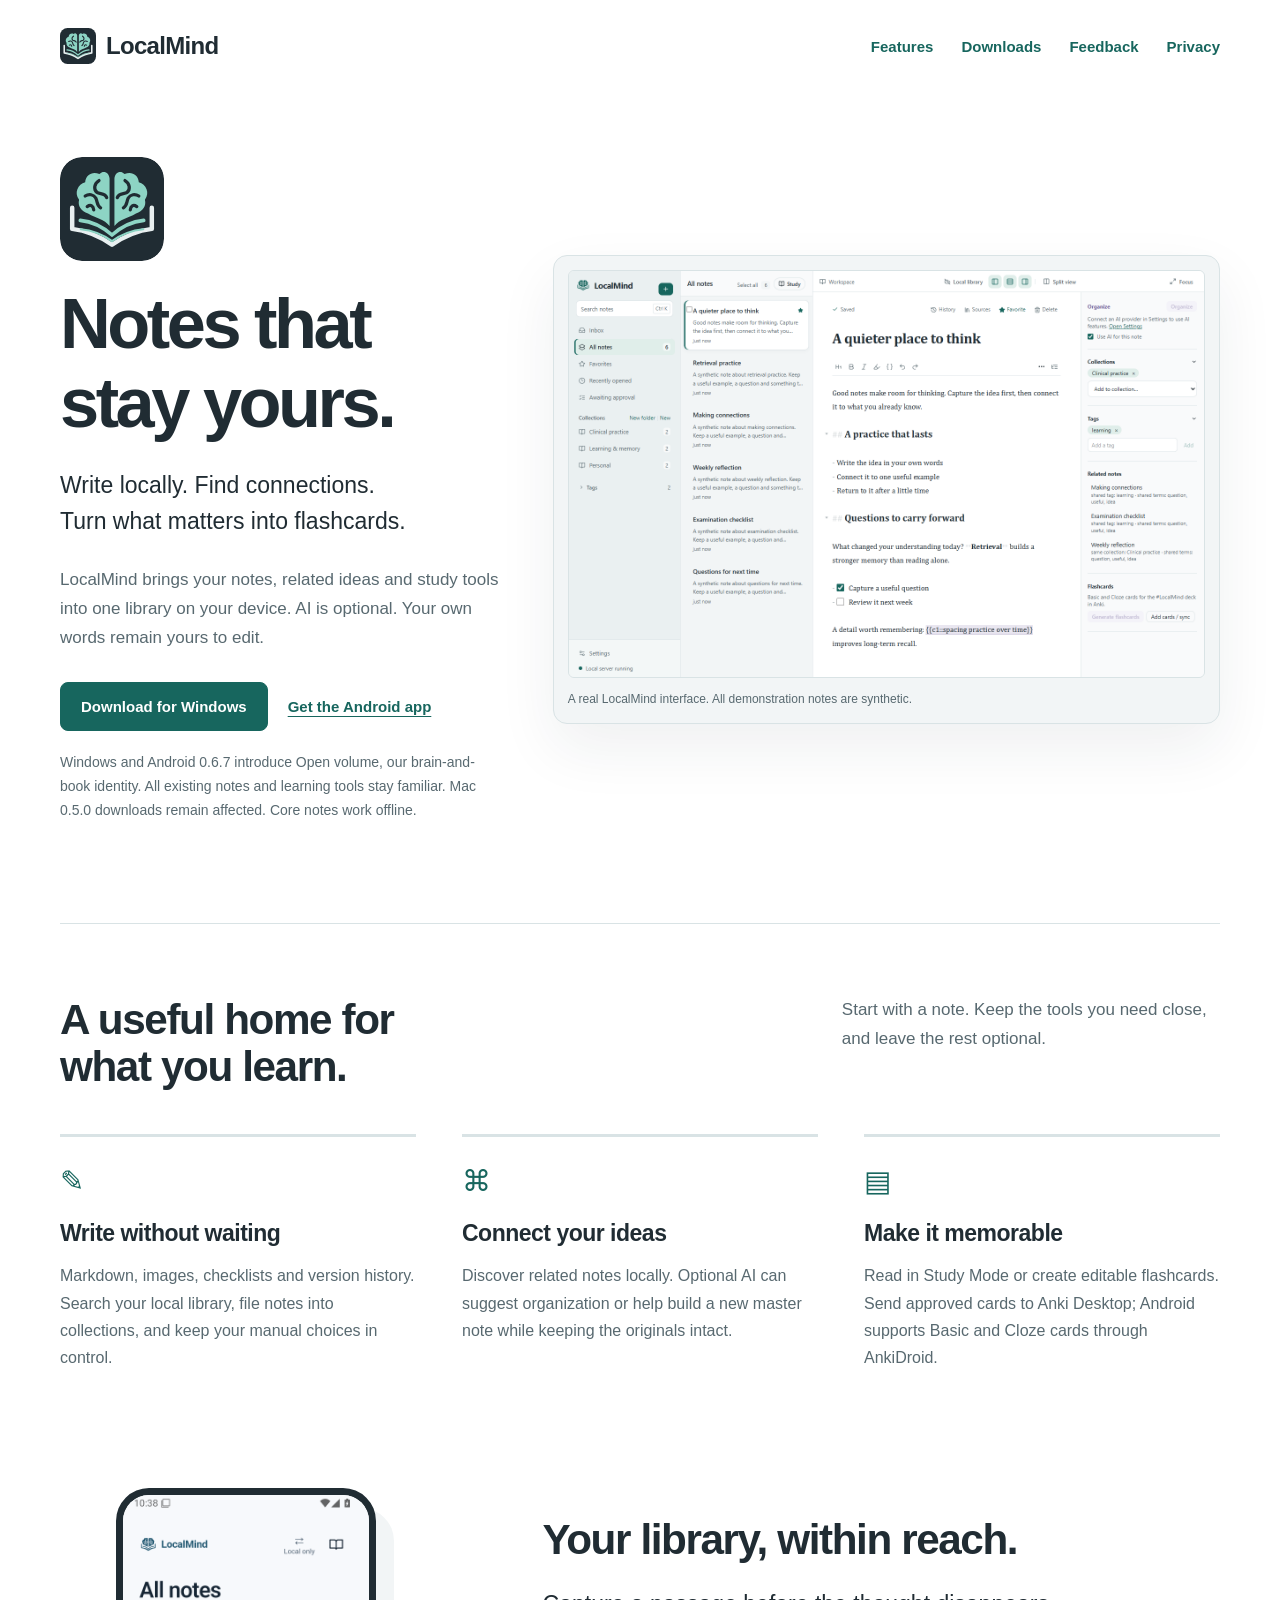
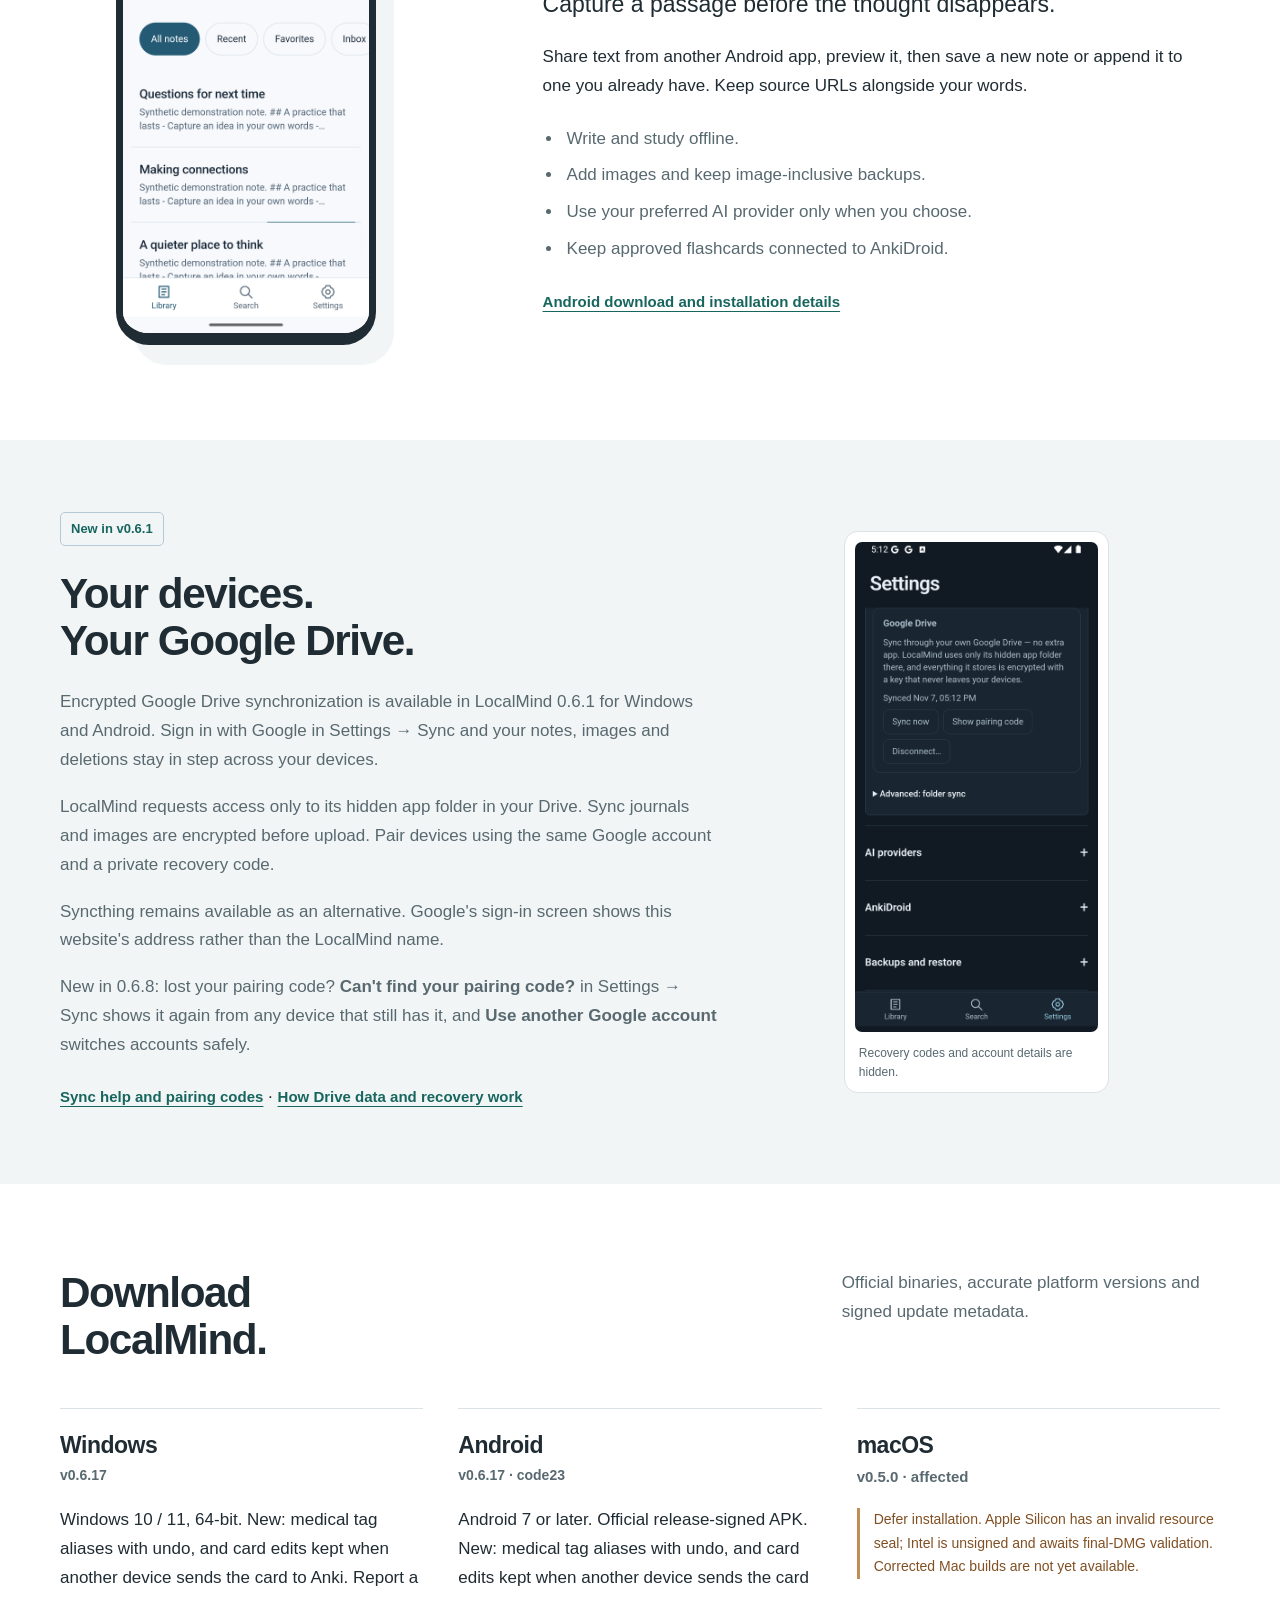
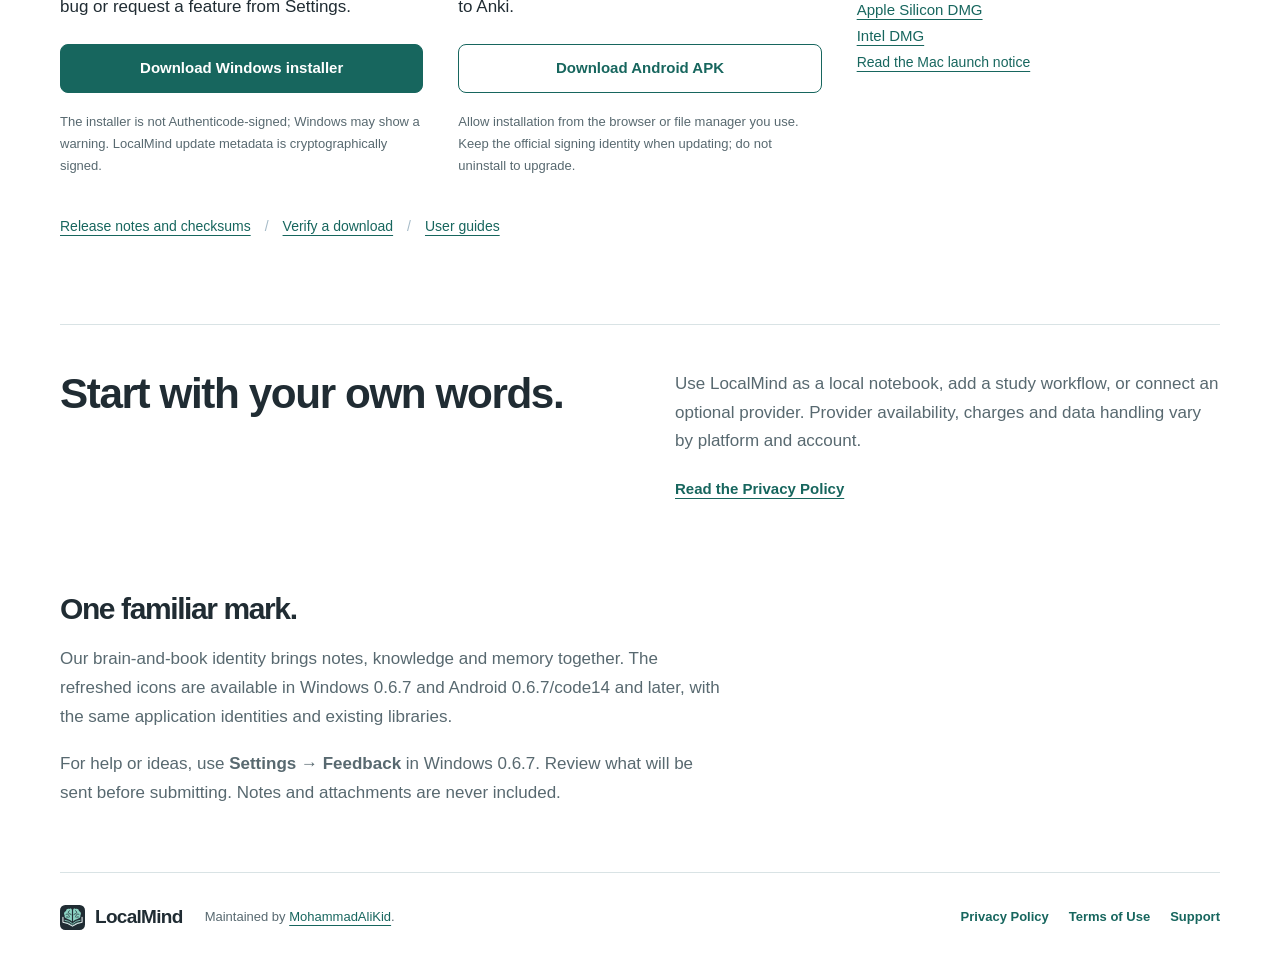
<file: docs/index.html>
<!doctype html>
<html lang="en">
<head>
  <meta name="google-site-verification" content="9tcj7fWPgl2CFdowAP8YqJqXu5itSjt0t8g3EOdf4m8" />
  <meta charset="utf-8"><meta name="viewport" content="width=device-width,initial-scale=1">
  <title>LocalMind — Notes that stay yours</title>
  <meta name="description" content="Local-first notes for Windows and Android. Write offline, connect ideas, study your notes and make Anki flashcards. AI and synchronization are optional.">
  <meta name="referrer" content="strict-origin-when-cross-origin">
  <meta name="theme-color" content="#17665e"><link rel="canonical" href="https://mohammadalikid.github.io/LocalMind-releases/">
  <link rel="icon" type="image/svg+xml" href="assets/favicon.svg"><link rel="stylesheet" href="assets/site.css">
  <meta property="og:title" content="LocalMind — Notes that stay yours"><meta property="og:description" content="A local library for your notes, connected ideas and flashcards."><meta property="og:type" content="website"><meta property="og:url" content="https://mohammadalikid.github.io/LocalMind-releases/">
  <link rel="apple-touch-icon" href="apple-touch-icon.png">
  <meta property="og:image" content="https://mohammadalikid.github.io/LocalMind-releases/assets/social-preview.png">
  <meta name="twitter:card" content="summary_large_image">
</head>
<body>
<a class="skip" href="#main">Skip to content</a>
<header class="site-header wrap"><a class="brand" href="./" aria-label="LocalMind home"><img src="assets/logo.svg" width="36" height="36" alt="">LocalMind</a><nav aria-label="Main navigation"><a href="#features">Features</a><a href="#downloads">Downloads</a><a href="#feedback">Feedback</a><a href="privacy/">Privacy</a></nav></header>
<main id="main">
  <section class="hero wrap">
    <div class="hero-copy"><img class="hero-logo" src="assets/logo.svg" width="104" height="104" alt="LocalMind brain opening like a book"><h1>Notes that<br>stay yours.</h1><p class="intro">Write locally. Find connections.<br>Turn what matters into flashcards.</p><p>LocalMind brings your notes, related ideas and study tools into one library on your device. AI is optional. Your own words remain yours to edit.</p><div class="actions"><a class="button" href="https://github.com/MohammadAliKid/LocalMind-releases/releases/download/v0.6.7/LocalMind-Setup.exe">Download for Windows</a><a class="text-link" href="#downloads">Get the Android app</a></div><p class="quiet">Windows and Android 0.6.7 introduce Open volume, our brain-and-book identity. All existing notes and learning tools stay familiar. Mac 0.5.0 downloads remain affected. Core notes work offline.</p></div>
    <figure class="app-preview"><img src="assets/desktop-notes.png" width="1440" height="920" fetchpriority="high" alt="LocalMind Windows interface with synthetic notes, local collections, an editor and flashcards"><figcaption>A real LocalMind interface. All demonstration notes are synthetic.</figcaption></figure>
  </section>
  <section id="features" class="features wrap" aria-labelledby="features-heading">
    <div class="section-heading"><h2 id="features-heading">A useful home for what you learn.</h2><p>Start with a note. Keep the tools you need close, and leave the rest optional.</p></div>
    <div class="feature-columns"><article><span class="feature-mark" aria-hidden="true">✎</span><h3>Write without waiting</h3><p>Markdown, images, checklists and version history. Search your local library, file notes into collections, and keep your manual choices in control.</p></article><article><span class="feature-mark" aria-hidden="true">⌘</span><h3>Connect your ideas</h3><p>Discover related notes locally. Optional AI can suggest organization or help build a new master note while keeping the originals intact.</p></article><article><span class="feature-mark" aria-hidden="true">▤</span><h3>Make it memorable</h3><p>Read in Study Mode or create editable flashcards. Send approved cards to Anki Desktop; Android supports Basic and Cloze cards through AnkiDroid.</p></article></div>
  </section>
  <section class="phone-section wrap" aria-labelledby="phone-heading"><div class="phone-image"><img src="assets/android-library.png" width="1080" height="1920" loading="lazy" alt="Android LocalMind library displaying synthetic study notes"></div><div><h2 id="phone-heading">Your library, within reach.</h2><p class="intro">Capture a passage before the thought disappears.</p><p>Share text from another Android app, preview it, then save a new note or append it to one you already have. Keep source URLs alongside your words.</p><ul class="plain-list"><li>Write and study offline.</li><li>Add images and keep image-inclusive backups.</li><li>Use your preferred AI provider only when you choose.</li><li>Keep approved flashcards connected to AnkiDroid.</li></ul><a class="text-link" href="#downloads">Android download and installation details</a></div></section>
  <section class="drive-section" aria-labelledby="drive-heading"><div class="wrap drive-layout"><div><span class="status-tag">New in v0.6.1</span><h2 id="drive-heading">Your devices.<br>Your Google Drive.</h2><p>Encrypted Google Drive synchronization is available in LocalMind 0.6.1 for Windows and Android. Sign in with Google in Settings → Sync and your notes, images and deletions stay in step across your devices.</p><p>LocalMind requests access only to its hidden app folder in your Drive. Sync journals and images are encrypted before upload. Pair devices using the same Google account and a private recovery code.</p><p>Syncthing remains available as an alternative. Google's sign-in screen shows this website's address rather than the LocalMind name.</p><p>New in 0.6.8: lost your pairing code? <strong>Can't find your pairing code?</strong> in Settings → Sync shows it again from any device that still has it, and <strong>Use another Google account</strong> switches accounts safely.</p><a class="text-link" href="help/drive-sync.html">Sync help and pairing codes</a> · <a class="text-link" href="privacy/#google-drive">How Drive data and recovery work</a></div><figure class="drive-preview"><img src="assets/drive-preview.png" width="1080" height="2220" loading="lazy" alt="Android Settings showing a connected encrypted Google Drive library with the recovery code hidden"><figcaption>Recovery codes and account details are hidden.</figcaption></figure></div></section>
  <section id="downloads" class="downloads wrap" aria-labelledby="downloads-heading"><div class="section-heading"><h2 id="downloads-heading">Download LocalMind.</h2><p>Official binaries, accurate platform versions and signed update metadata.</p></div><div class="download-grid">
    <article class="download-platform"><h3>Windows</h3><p class="version">v0.6.17</p><p>Windows 10 / 11, 64-bit. New: medical tag aliases with undo, and card edits kept when another device sends the card to Anki. Report a bug or request a feature from Settings.</p><a class="button" href="https://github.com/MohammadAliKid/LocalMind-releases/releases/download/v0.6.17/LocalMind-Setup.exe">Download Windows installer</a><p class="quiet">The installer is not Authenticode-signed; Windows may show a warning. LocalMind update metadata is cryptographically signed.</p></article>
    <article class="download-platform"><h3>Android</h3><p class="version">v0.6.17 · code23</p><p>Android 7 or later. Official release-signed APK. New: medical tag aliases with undo, and card edits kept when another device sends the card to Anki.</p><a class="button secondary" href="https://github.com/MohammadAliKid/LocalMind-releases/releases/download/v0.6.17/LocalMind-Android-0.6.17.apk">Download Android APK</a><p class="quiet">Allow installation from the browser or file manager you use. Keep the official signing identity when updating; do not uninstall to upgrade.</p></article>
    <article class="download-platform mac"><h3>macOS</h3><p class="version">v0.5.0 · affected</p><p class="notice">Defer installation. Apple Silicon has an invalid resource seal; Intel is unsigned and awaits final-DMG validation. Corrected Mac builds are not yet available.</p><p><a href="https://github.com/MohammadAliKid/LocalMind-releases/releases/download/v0.5.1/LocalMind-0.5.0-mac-arm64.dmg">Apple Silicon DMG</a><br><a href="https://github.com/MohammadAliKid/LocalMind-releases/releases/download/v0.5.1/LocalMind-0.5.0-mac-x64.dmg">Intel DMG</a></p><a href="https://github.com/MohammadAliKid/LocalMind-releases/blob/main/docs/mac-launch.md">Read the Mac launch notice</a></article>
  </div><p class="download-footnote"><a href="https://github.com/MohammadAliKid/LocalMind-releases/releases/tag/v0.6.17">Release notes and checksums</a><span aria-hidden="true"> / </span><a href="https://github.com/MohammadAliKid/LocalMind-releases/blob/main/docs/verify.md">Verify a download</a><span aria-hidden="true"> / </span><a href="https://github.com/MohammadAliKid/LocalMind-releases">User guides</a></p></section>
  <section class="closing wrap"><h2>Start with your own words.</h2><p>Use LocalMind as a local notebook, add a study workflow, or connect an optional provider. Provider availability, charges and data handling vary by platform and account.</p><a class="text-link" href="privacy/">Read the Privacy Policy</a></section>
  <section id="feedback" class="wrap brand-note"><h2>One familiar mark.</h2><p>Our brain-and-book identity brings notes, knowledge and memory together. The refreshed icons are available in Windows 0.6.7 and Android 0.6.7/code14 and later, with the same application identities and existing libraries.</p><p>For help or ideas, use <strong>Settings → Feedback</strong> in Windows 0.6.7. Review what will be sent before submitting. Notes and attachments are never included.</p></section>
</main>
<footer class="site-footer wrap"><a class="brand" href="./"><img src="assets/logo.svg" width="25" height="25" alt="">LocalMind</a><p>Maintained by <a href="https://github.com/MohammadAliKid">MohammadAliKid</a>.</p><nav aria-label="Footer"><a href="privacy/">Privacy Policy</a><a href="terms/">Terms of Use</a><a href="https://github.com/MohammadAliKid/LocalMind-releases/issues">Support</a></nav></footer>
</body></html>
</file>
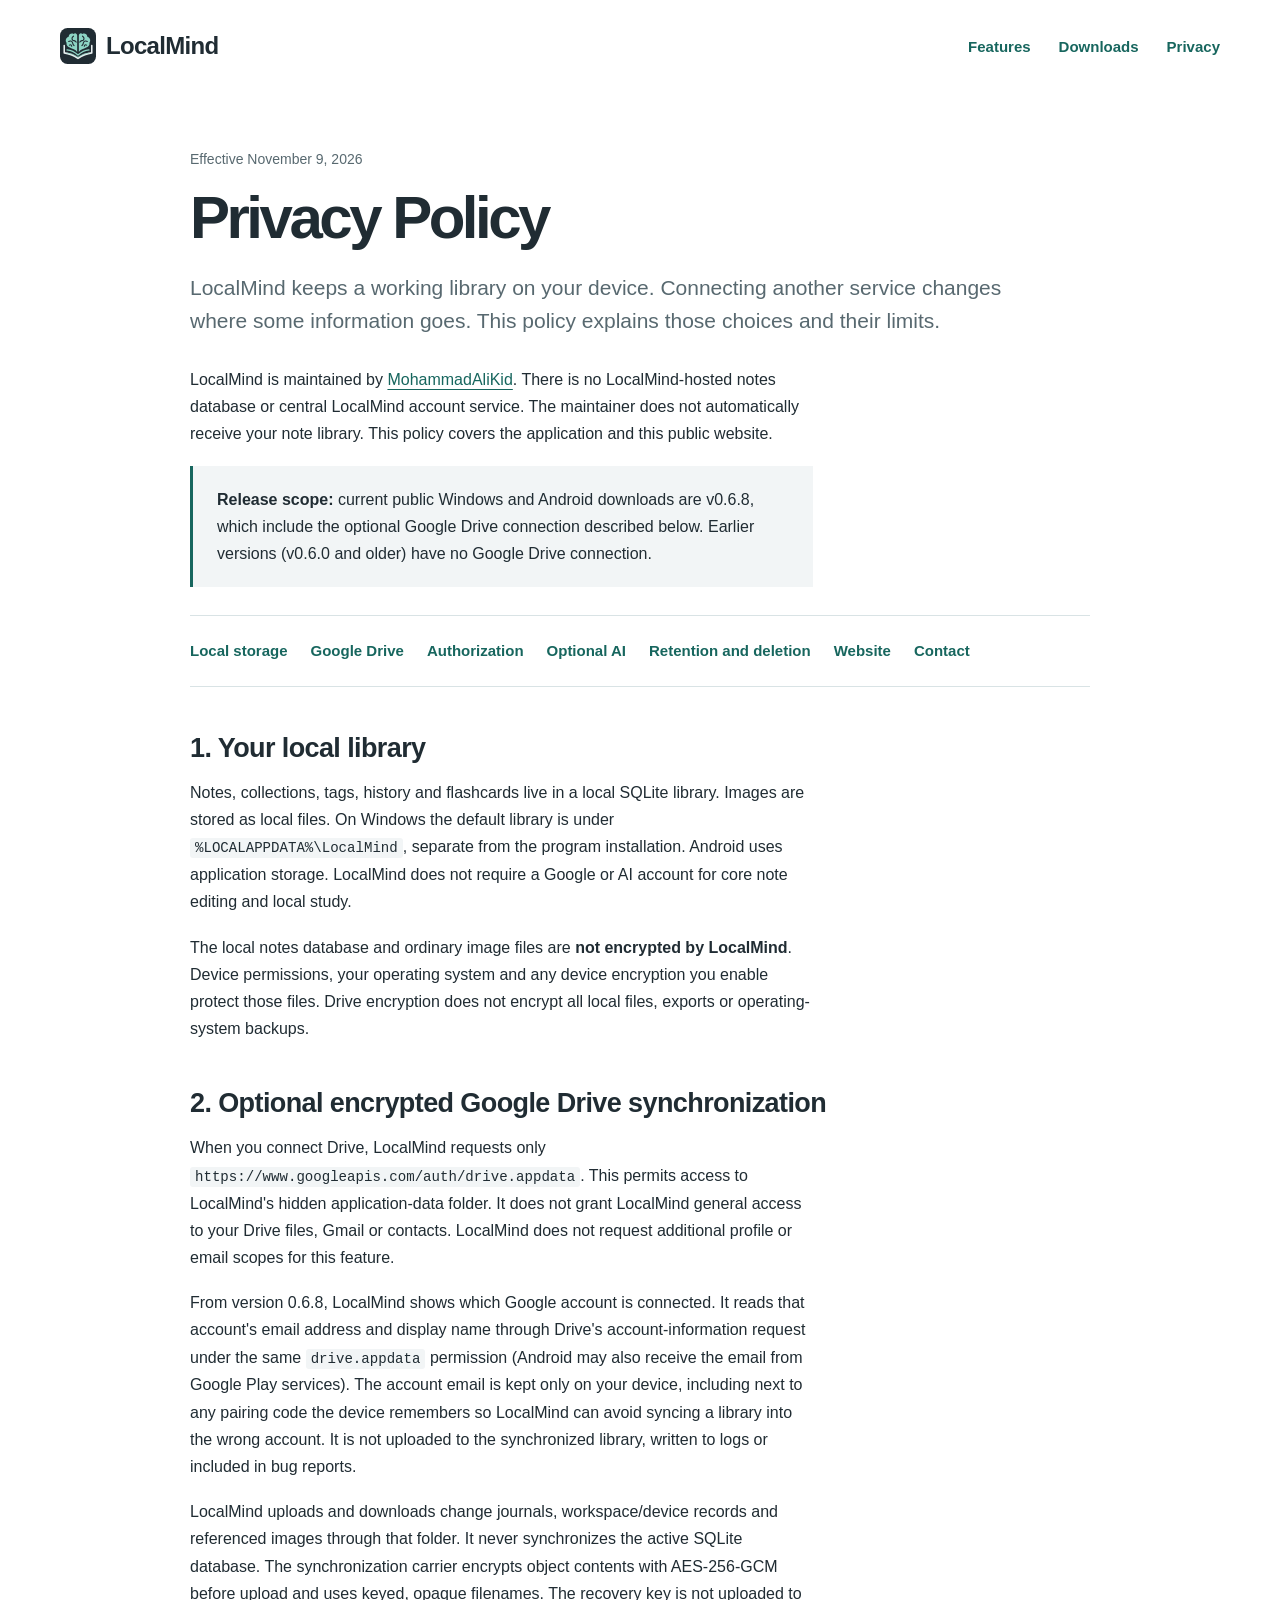
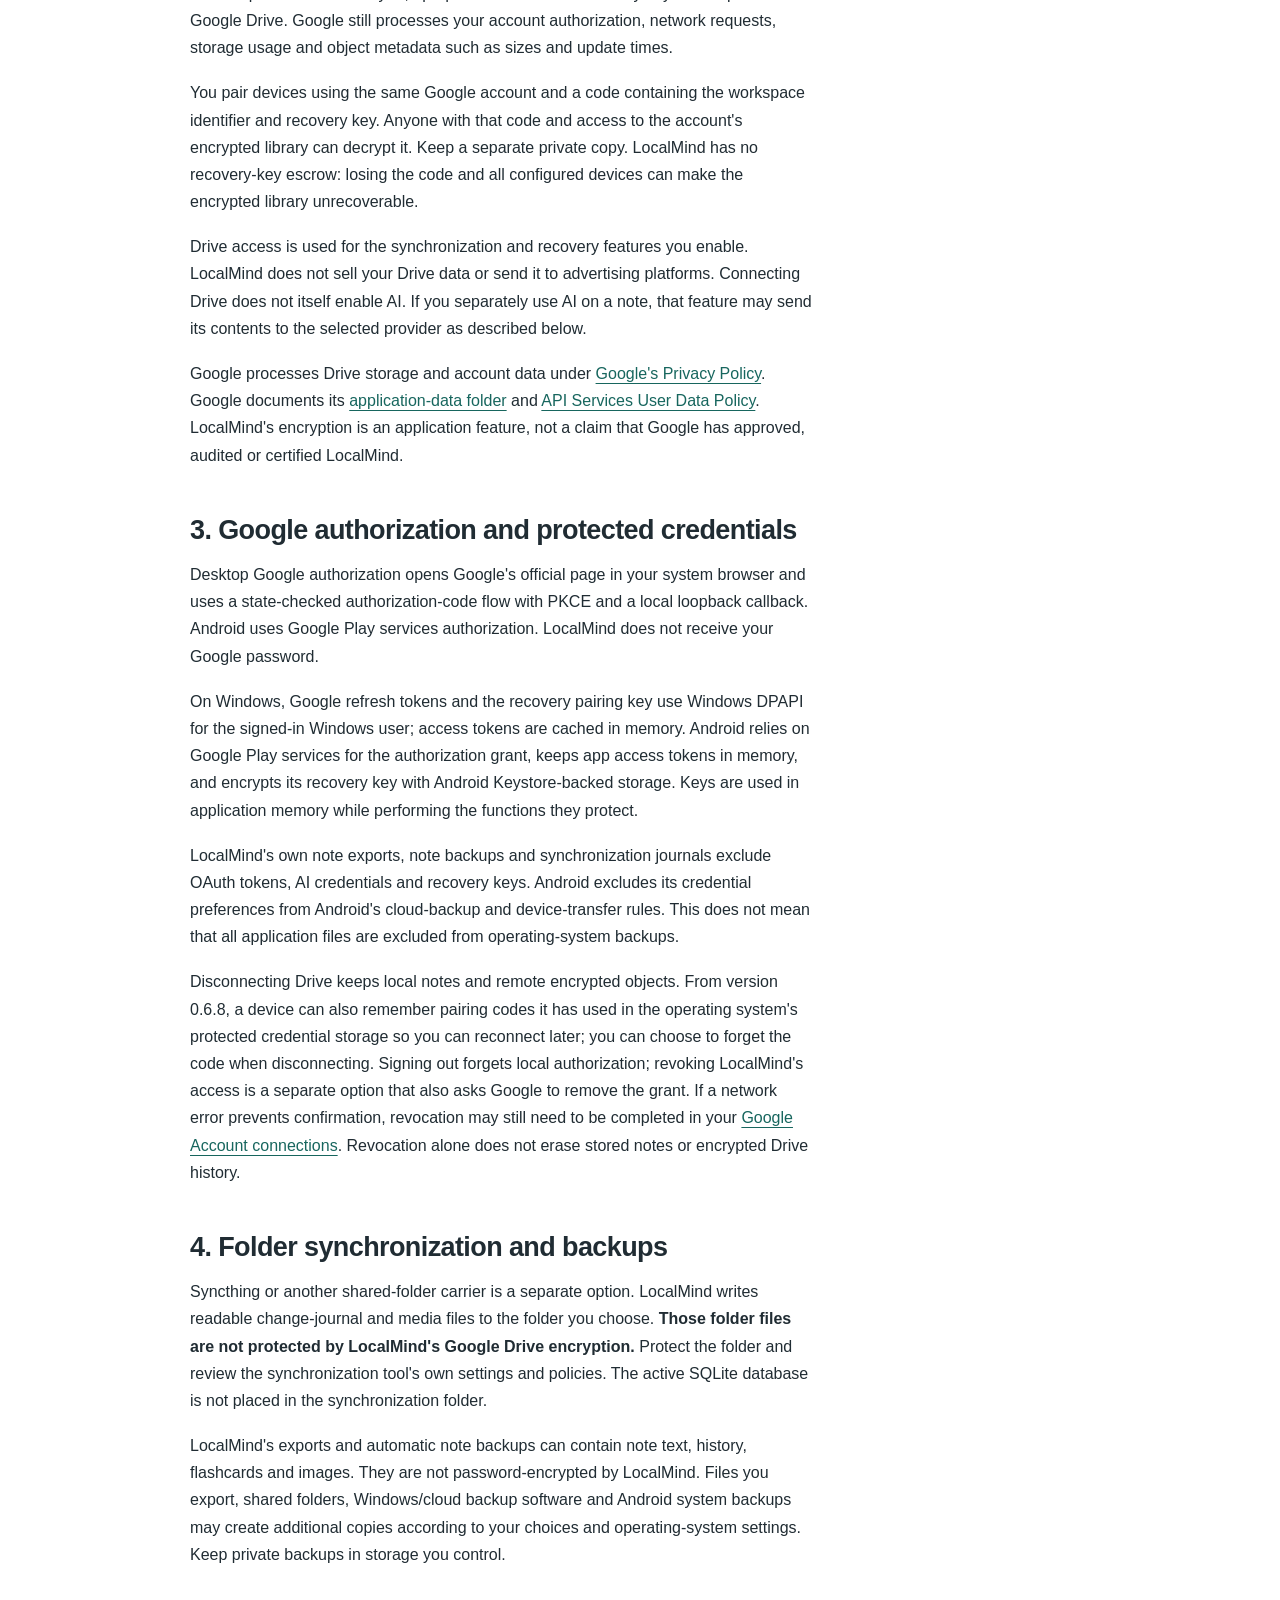
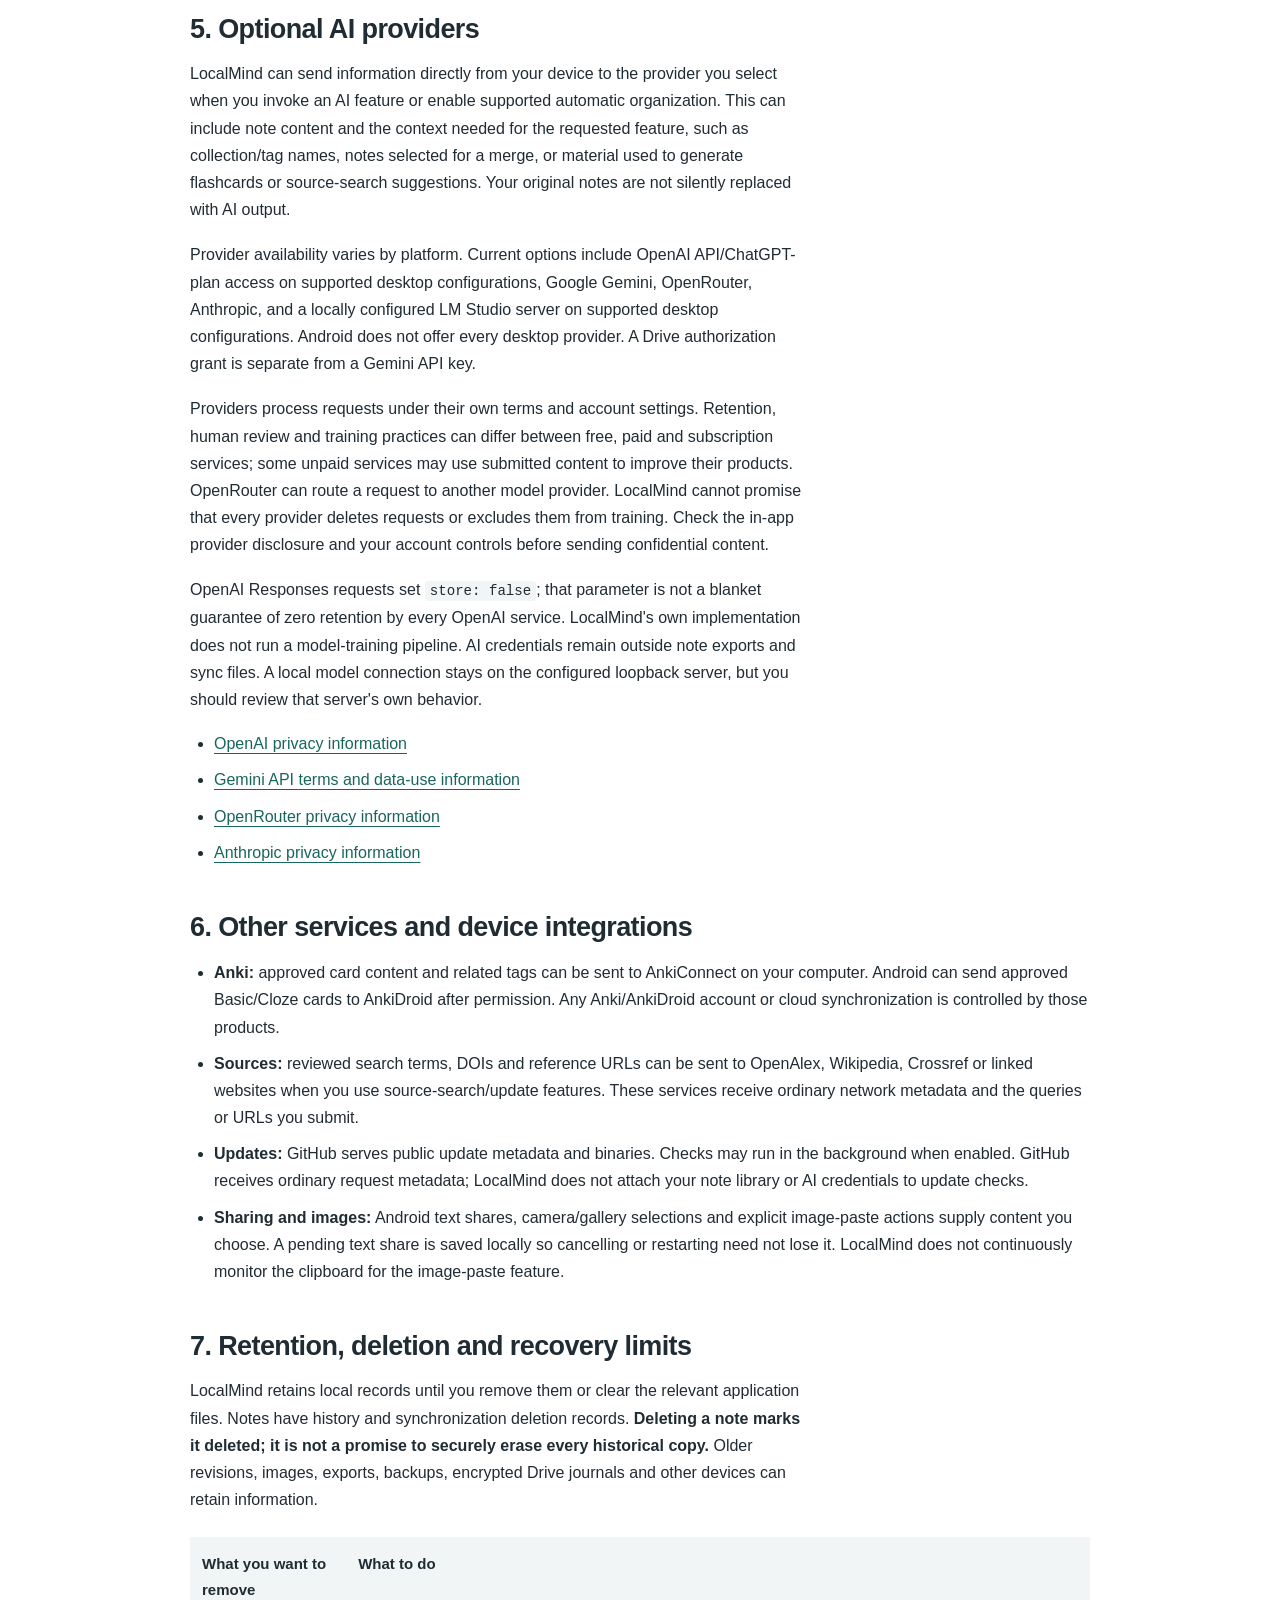
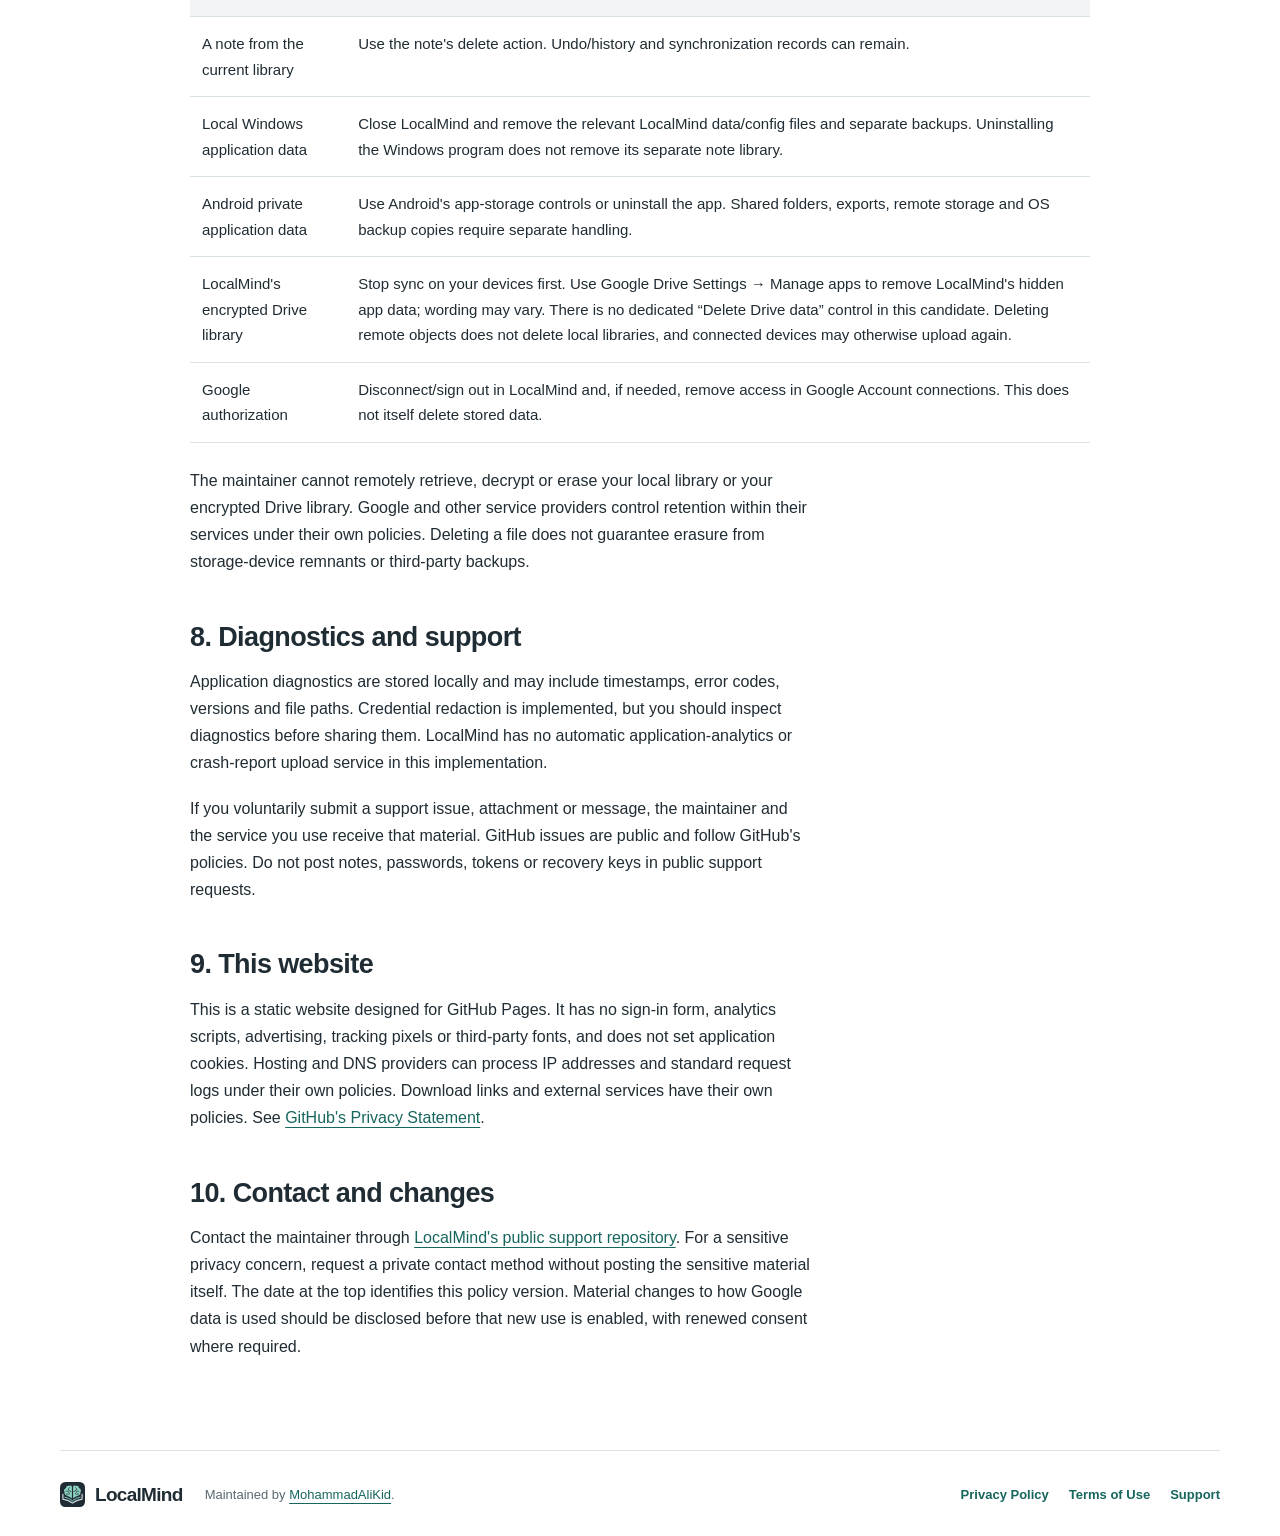
<file: docs/privacy/index.html>
<!doctype html><html lang="en"><head><meta charset="utf-8"><meta name="viewport" content="width=device-width,initial-scale=1"><title>Privacy Policy — LocalMind</title><meta name="description" content="How LocalMind stores notes locally, handles optional encrypted Google Drive sync and OAuth, and sends data to optional AI and other services."><meta name="referrer" content="strict-origin-when-cross-origin"><link rel="canonical" href="https://mohammadalikid.github.io/LocalMind-releases/privacy/"><link rel="icon" type="image/svg+xml" href="../assets/logo.svg"><link rel="stylesheet" href="../assets/site.css"></head><body>
<a class="skip" href="#main">Skip to content</a><header class="site-header wrap"><a class="brand" href="../" aria-label="LocalMind home"><img src="../assets/logo.svg" width="36" height="36" alt="">LocalMind</a><nav aria-label="Main navigation"><a href="../#features">Features</a><a href="../#downloads">Downloads</a><a href="./" aria-current="page">Privacy</a></nav></header>
<main id="main" class="document wrap"><p class="updated">Effective November 9, 2026</p><h1>Privacy Policy</h1><p class="lede">LocalMind keeps a working library on your device. Connecting another service changes where some information goes. This policy explains those choices and their limits.</p>
<p>LocalMind is maintained by <a href="https://github.com/MohammadAliKid">MohammadAliKid</a>. There is no LocalMind-hosted notes database or central LocalMind account service. The maintainer does not automatically receive your note library. This policy covers the application and this public website.</p>
<p class="callout"><strong>Release scope:</strong> current public Windows and Android downloads are v0.6.8, which include the optional Google Drive connection described below. Earlier versions (v0.6.0 and older) have no Google Drive connection.</p>
<nav class="toc" aria-label="Privacy policy contents"><a href="#local-storage">Local storage</a><a href="#google-drive">Google Drive</a><a href="#authorization">Authorization</a><a href="#ai">Optional AI</a><a href="#retention">Retention and deletion</a><a href="#website">Website</a><a href="#contact">Contact</a></nav>
<h2 id="local-storage">1. Your local library</h2><p>Notes, collections, tags, history and flashcards live in a local SQLite library. Images are stored as local files. On Windows the default library is under <code>%LOCALAPPDATA%\LocalMind</code>, separate from the program installation. Android uses application storage. LocalMind does not require a Google or AI account for core note editing and local study.</p><p>The local notes database and ordinary image files are <strong>not encrypted by LocalMind</strong>. Device permissions, your operating system and any device encryption you enable protect those files. Drive encryption does not encrypt all local files, exports or operating-system backups.</p>
<h2 id="google-drive">2. Optional encrypted Google Drive synchronization</h2><p>When you connect Drive, LocalMind requests only <code>https://www.googleapis.com/auth/drive.appdata</code>. This permits access to LocalMind's hidden application-data folder. It does not grant LocalMind general access to your Drive files, Gmail or contacts. LocalMind does not request additional profile or email scopes for this feature.</p><p>From version 0.6.8, LocalMind shows which Google account is connected. It reads that account's email address and display name through Drive's account-information request under the same <code>drive.appdata</code> permission (Android may also receive the email from Google Play services). The account email is kept only on your device, including next to any pairing code the device remembers so LocalMind can avoid syncing a library into the wrong account. It is not uploaded to the synchronized library, written to logs or included in bug reports.</p><p>LocalMind uploads and downloads change journals, workspace/device records and referenced images through that folder. It never synchronizes the active SQLite database. The synchronization carrier encrypts object contents with AES-256-GCM before upload and uses keyed, opaque filenames. The recovery key is not uploaded to Google Drive. Google still processes your account authorization, network requests, storage usage and object metadata such as sizes and update times.</p><p>You pair devices using the same Google account and a code containing the workspace identifier and recovery key. Anyone with that code and access to the account's encrypted library can decrypt it. Keep a separate private copy. LocalMind has no recovery-key escrow: losing the code and all configured devices can make the encrypted library unrecoverable.</p><p>Drive access is used for the synchronization and recovery features you enable. LocalMind does not sell your Drive data or send it to advertising platforms. Connecting Drive does not itself enable AI. If you separately use AI on a note, that feature may send its contents to the selected provider as described below.</p><p>Google processes Drive storage and account data under <a href="https://policies.google.com/privacy">Google's Privacy Policy</a>. Google documents its <a href="https://developers.google.com/workspace/drive/api/guides/appdata">application-data folder</a> and <a href="https://developers.google.com/terms/api-services-user-data-policy">API Services User Data Policy</a>. LocalMind's encryption is an application feature, not a claim that Google has approved, audited or certified LocalMind.</p>
<h2 id="authorization">3. Google authorization and protected credentials</h2><p>Desktop Google authorization opens Google's official page in your system browser and uses a state-checked authorization-code flow with PKCE and a local loopback callback. Android uses Google Play services authorization. LocalMind does not receive your Google password.</p><p>On Windows, Google refresh tokens and the recovery pairing key use Windows DPAPI for the signed-in Windows user; access tokens are cached in memory. Android relies on Google Play services for the authorization grant, keeps app access tokens in memory, and encrypts its recovery key with Android Keystore-backed storage. Keys are used in application memory while performing the functions they protect.</p><p>LocalMind's own note exports, note backups and synchronization journals exclude OAuth tokens, AI credentials and recovery keys. Android excludes its credential preferences from Android's cloud-backup and device-transfer rules. This does not mean that all application files are excluded from operating-system backups.</p><p>Disconnecting Drive keeps local notes and remote encrypted objects. From version 0.6.8, a device can also remember pairing codes it has used in the operating system's protected credential storage so you can reconnect later; you can choose to forget the code when disconnecting. Signing out forgets local authorization; revoking LocalMind's access is a separate option that also asks Google to remove the grant. If a network error prevents confirmation, revocation may still need to be completed in your <a href="https://myaccount.google.com/connections">Google Account connections</a>. Revocation alone does not erase stored notes or encrypted Drive history.</p>
<h2>4. Folder synchronization and backups</h2><p>Syncthing or another shared-folder carrier is a separate option. LocalMind writes readable change-journal and media files to the folder you choose. <strong>Those folder files are not protected by LocalMind's Google Drive encryption.</strong> Protect the folder and review the synchronization tool's own settings and policies. The active SQLite database is not placed in the synchronization folder.</p><p>LocalMind's exports and automatic note backups can contain note text, history, flashcards and images. They are not password-encrypted by LocalMind. Files you export, shared folders, Windows/cloud backup software and Android system backups may create additional copies according to your choices and operating-system settings. Keep private backups in storage you control.</p>
<h2 id="ai">5. Optional AI providers</h2><p>LocalMind can send information directly from your device to the provider you select when you invoke an AI feature or enable supported automatic organization. This can include note content and the context needed for the requested feature, such as collection/tag names, notes selected for a merge, or material used to generate flashcards or source-search suggestions. Your original notes are not silently replaced with AI output.</p><p>Provider availability varies by platform. Current options include OpenAI API/ChatGPT-plan access on supported desktop configurations, Google Gemini, OpenRouter, Anthropic, and a locally configured LM Studio server on supported desktop configurations. Android does not offer every desktop provider. A Drive authorization grant is separate from a Gemini API key.</p><p>Providers process requests under their own terms and account settings. Retention, human review and training practices can differ between free, paid and subscription services; some unpaid services may use submitted content to improve their products. OpenRouter can route a request to another model provider. LocalMind cannot promise that every provider deletes requests or excludes them from training. Check the in-app provider disclosure and your account controls before sending confidential content.</p><p>OpenAI Responses requests set <code>store: false</code>; that parameter is not a blanket guarantee of zero retention by every OpenAI service. LocalMind's own implementation does not run a model-training pipeline. AI credentials remain outside note exports and sync files. A local model connection stays on the configured loopback server, but you should review that server's own behavior.</p><ul><li><a href="https://openai.com/policies/privacy-policy/">OpenAI privacy information</a></li><li><a href="https://ai.google.dev/gemini-api/terms">Gemini API terms and data-use information</a></li><li><a href="https://openrouter.ai/privacy">OpenRouter privacy information</a></li><li><a href="https://www.anthropic.com/legal/privacy">Anthropic privacy information</a></li></ul>
<h2>6. Other services and device integrations</h2><ul><li><strong>Anki:</strong> approved card content and related tags can be sent to AnkiConnect on your computer. Android can send approved Basic/Cloze cards to AnkiDroid after permission. Any Anki/AnkiDroid account or cloud synchronization is controlled by those products.</li><li><strong>Sources:</strong> reviewed search terms, DOIs and reference URLs can be sent to OpenAlex, Wikipedia, Crossref or linked websites when you use source-search/update features. These services receive ordinary network metadata and the queries or URLs you submit.</li><li><strong>Updates:</strong> GitHub serves public update metadata and binaries. Checks may run in the background when enabled. GitHub receives ordinary request metadata; LocalMind does not attach your note library or AI credentials to update checks.</li><li><strong>Sharing and images:</strong> Android text shares, camera/gallery selections and explicit image-paste actions supply content you choose. A pending text share is saved locally so cancelling or restarting need not lose it. LocalMind does not continuously monitor the clipboard for the image-paste feature.</li></ul>
<h2 id="retention">7. Retention, deletion and recovery limits</h2><p>LocalMind retains local records until you remove them or clear the relevant application files. Notes have history and synchronization deletion records. <strong>Deleting a note marks it deleted; it is not a promise to securely erase every historical copy.</strong> Older revisions, images, exports, backups, encrypted Drive journals and other devices can retain information.</p><div class="table-scroll"><table><thead><tr><th scope="col">What you want to remove</th><th scope="col">What to do</th></tr></thead><tbody><tr><td>A note from the current library</td><td>Use the note's delete action. Undo/history and synchronization records can remain.</td></tr><tr><td>Local Windows application data</td><td>Close LocalMind and remove the relevant LocalMind data/config files and separate backups. Uninstalling the Windows program does not remove its separate note library.</td></tr><tr><td>Android private application data</td><td>Use Android's app-storage controls or uninstall the app. Shared folders, exports, remote storage and OS backup copies require separate handling.</td></tr><tr><td>LocalMind's encrypted Drive library</td><td>Stop sync on your devices first. Use Google Drive Settings → Manage apps to remove LocalMind's hidden app data; wording may vary. There is no dedicated “Delete Drive data” control in this candidate. Deleting remote objects does not delete local libraries, and connected devices may otherwise upload again.</td></tr><tr><td>Google authorization</td><td>Disconnect/sign out in LocalMind and, if needed, remove access in Google Account connections. This does not itself delete stored data.</td></tr></tbody></table></div><p>The maintainer cannot remotely retrieve, decrypt or erase your local library or your encrypted Drive library. Google and other service providers control retention within their services under their own policies. Deleting a file does not guarantee erasure from storage-device remnants or third-party backups.</p>
<h2>8. Diagnostics and support</h2><p>Application diagnostics are stored locally and may include timestamps, error codes, versions and file paths. Credential redaction is implemented, but you should inspect diagnostics before sharing them. LocalMind has no automatic application-analytics or crash-report upload service in this implementation.</p><p>If you voluntarily submit a support issue, attachment or message, the maintainer and the service you use receive that material. GitHub issues are public and follow GitHub's policies. Do not post notes, passwords, tokens or recovery keys in public support requests.</p>
<h2 id="website">9. This website</h2><p>This is a static website designed for GitHub Pages. It has no sign-in form, analytics scripts, advertising, tracking pixels or third-party fonts, and does not set application cookies. Hosting and DNS providers can process IP addresses and standard request logs under their own policies. Download links and external services have their own policies. See <a href="https://docs.github.com/en/site-policy/privacy-policies/github-general-privacy-statement">GitHub's Privacy Statement</a>.</p>
<h2 id="contact">10. Contact and changes</h2><p>Contact the maintainer through <a href="https://github.com/MohammadAliKid/LocalMind-releases/issues">LocalMind's public support repository</a>. For a sensitive privacy concern, request a private contact method without posting the sensitive material itself. The date at the top identifies this policy version. Material changes to how Google data is used should be disclosed before that new use is enabled, with renewed consent where required.</p>
</main><footer class="site-footer wrap"><a class="brand" href="../"><img src="../assets/logo.svg" width="25" height="25" alt="">LocalMind</a><p>Maintained by <a href="https://github.com/MohammadAliKid">MohammadAliKid</a>.</p><nav aria-label="Footer"><a href="./">Privacy Policy</a><a href="../terms/">Terms of Use</a><a href="https://github.com/MohammadAliKid/LocalMind-releases/issues">Support</a></nav></footer></body></html>
</file>
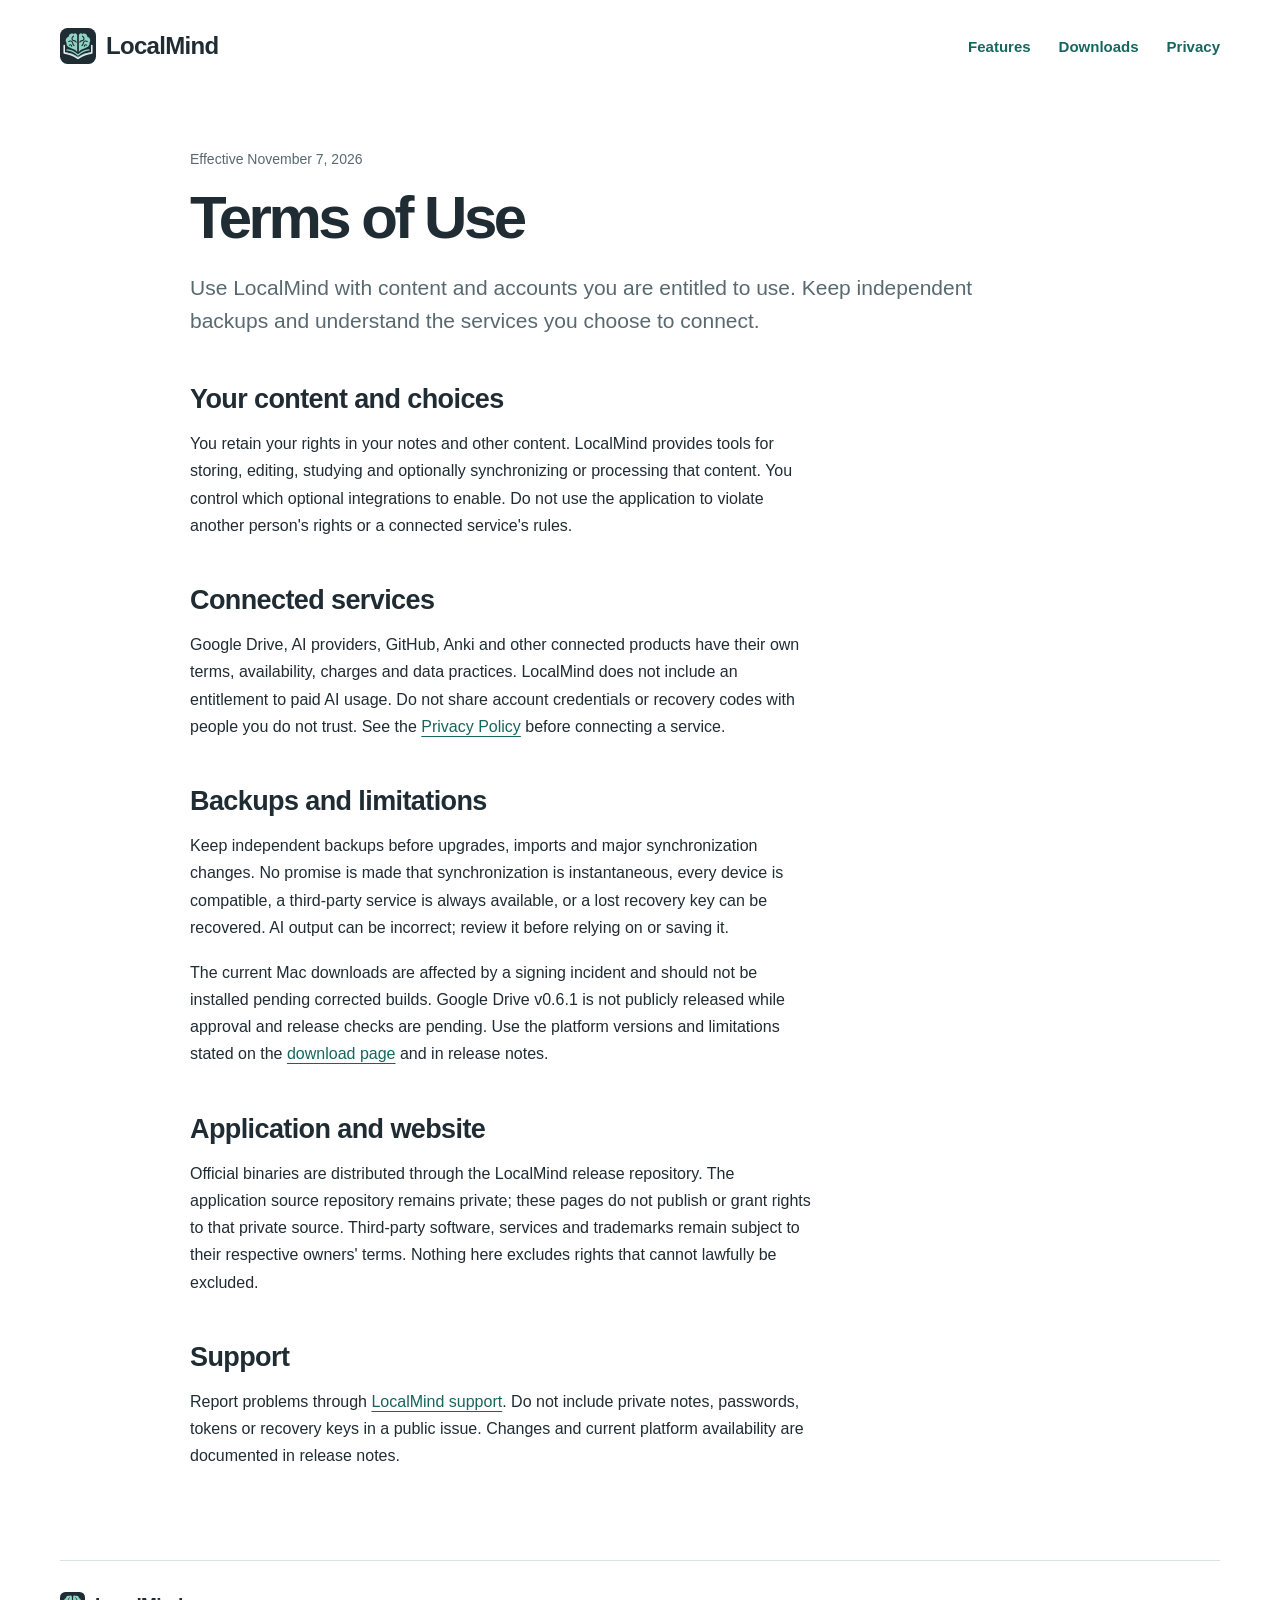
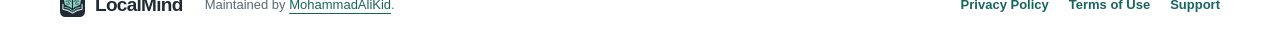
<file: docs/terms/index.html>
<!doctype html><html lang="en"><head><meta charset="utf-8"><meta name="viewport" content="width=device-width,initial-scale=1"><title>Terms of Use — LocalMind</title><meta name="description" content="LocalMind use, third-party services, backups and release limitations."><meta name="referrer" content="strict-origin-when-cross-origin"><link rel="canonical" href="https://mohammadalikid.github.io/LocalMind-releases/terms/"><link rel="icon" type="image/svg+xml" href="../assets/logo.svg"><link rel="stylesheet" href="../assets/site.css"></head><body><a class="skip" href="#main">Skip to content</a><header class="site-header wrap"><a class="brand" href="../" aria-label="LocalMind home"><img src="../assets/logo.svg" width="36" height="36" alt="">LocalMind</a><nav aria-label="Main navigation"><a href="../#features">Features</a><a href="../#downloads">Downloads</a><a href="../privacy/">Privacy</a></nav></header>
<main id="main" class="document wrap"><p class="updated">Effective November 7, 2026</p><h1>Terms of Use</h1><p class="lede">Use LocalMind with content and accounts you are entitled to use. Keep independent backups and understand the services you choose to connect.</p><h2>Your content and choices</h2><p>You retain your rights in your notes and other content. LocalMind provides tools for storing, editing, studying and optionally synchronizing or processing that content. You control which optional integrations to enable. Do not use the application to violate another person's rights or a connected service's rules.</p><h2>Connected services</h2><p>Google Drive, AI providers, GitHub, Anki and other connected products have their own terms, availability, charges and data practices. LocalMind does not include an entitlement to paid AI usage. Do not share account credentials or recovery codes with people you do not trust. See the <a href="../privacy/">Privacy Policy</a> before connecting a service.</p><h2>Backups and limitations</h2><p>Keep independent backups before upgrades, imports and major synchronization changes. No promise is made that synchronization is instantaneous, every device is compatible, a third-party service is always available, or a lost recovery key can be recovered. AI output can be incorrect; review it before relying on or saving it.</p><p>The current Mac downloads are affected by a signing incident and should not be installed pending corrected builds. Google Drive v0.6.1 is not publicly released while approval and release checks are pending. Use the platform versions and limitations stated on the <a href="../#downloads">download page</a> and in release notes.</p><h2>Application and website</h2><p>Official binaries are distributed through the LocalMind release repository. The application source repository remains private; these pages do not publish or grant rights to that private source. Third-party software, services and trademarks remain subject to their respective owners' terms. Nothing here excludes rights that cannot lawfully be excluded.</p><h2>Support</h2><p>Report problems through <a href="https://github.com/MohammadAliKid/LocalMind-releases/issues">LocalMind support</a>. Do not include private notes, passwords, tokens or recovery keys in a public issue. Changes and current platform availability are documented in release notes.</p></main>
<footer class="site-footer wrap"><a class="brand" href="../"><img src="../assets/logo.svg" width="25" height="25" alt="">LocalMind</a><p>Maintained by <a href="https://github.com/MohammadAliKid">MohammadAliKid</a>.</p><nav aria-label="Footer"><a href="../privacy/">Privacy Policy</a><a href="./">Terms of Use</a><a href="https://github.com/MohammadAliKid/LocalMind-releases/issues">Support</a></nav></footer></body></html>
</file>
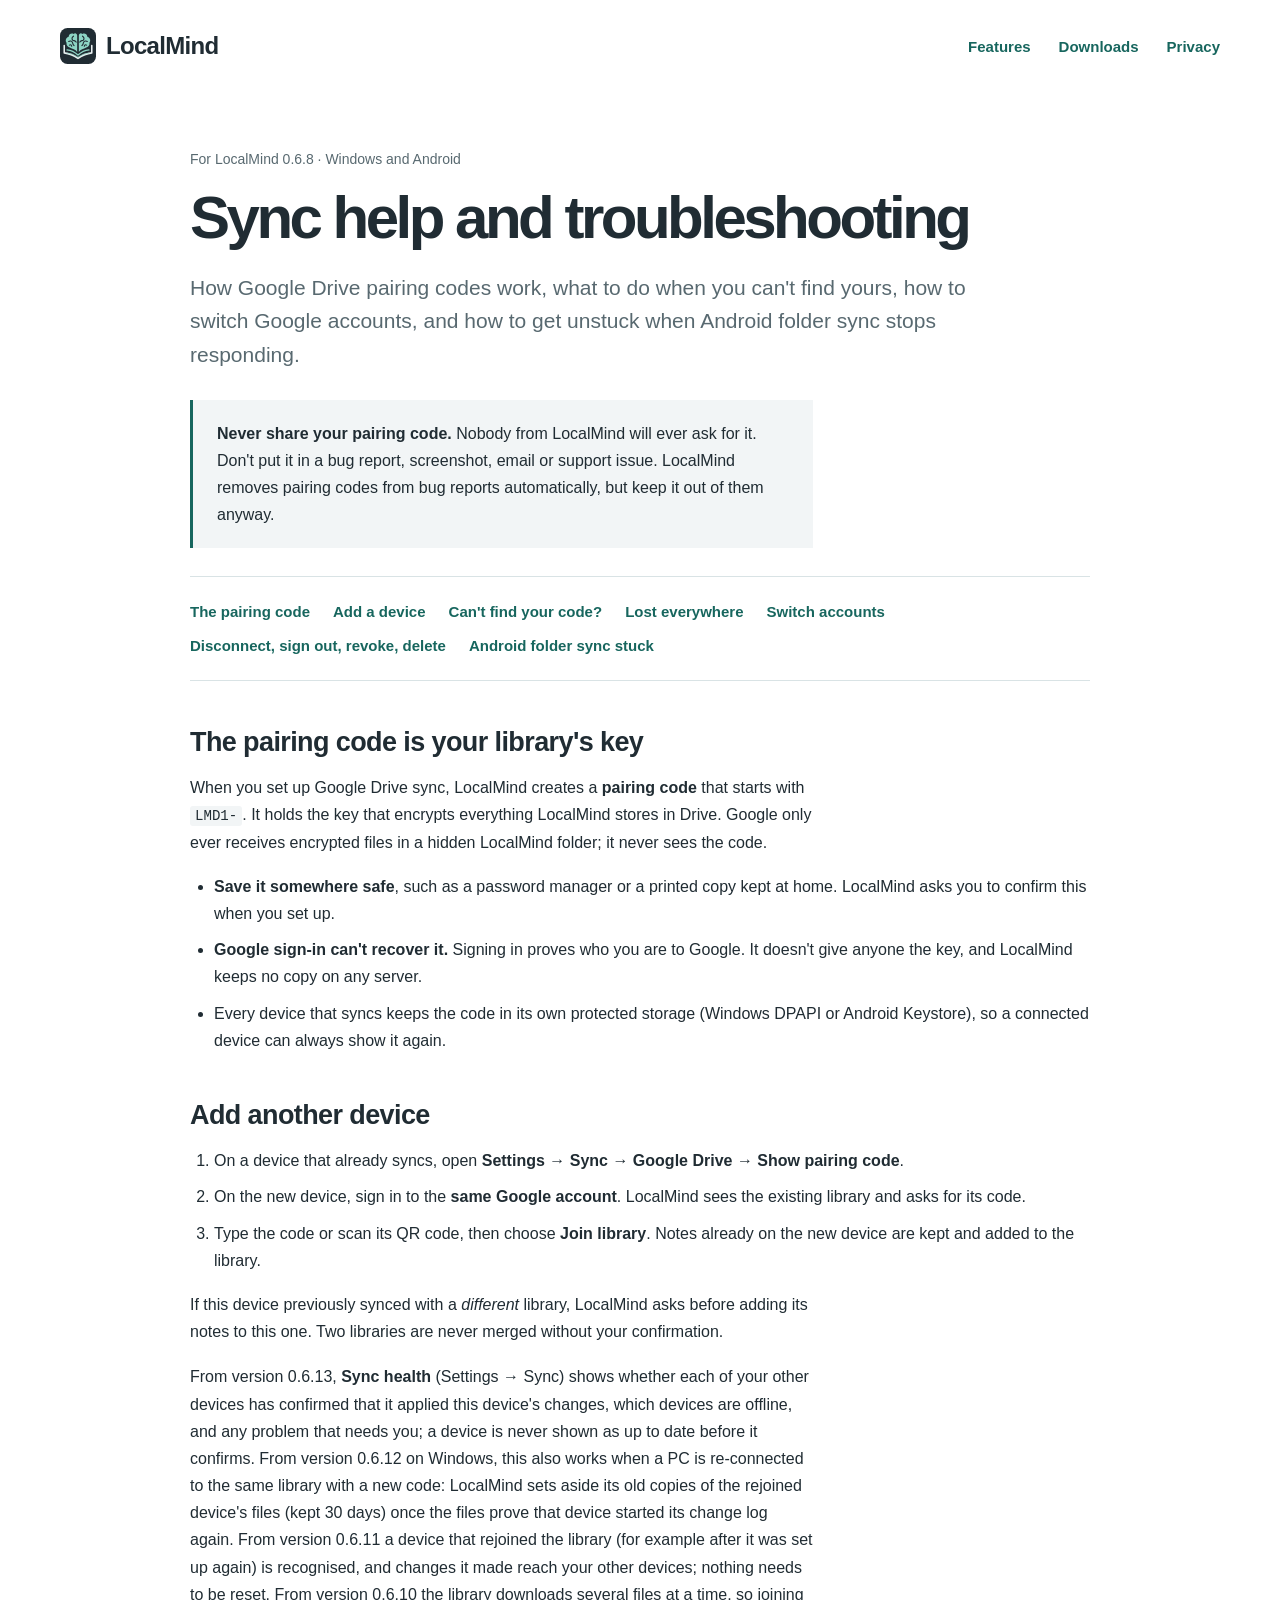
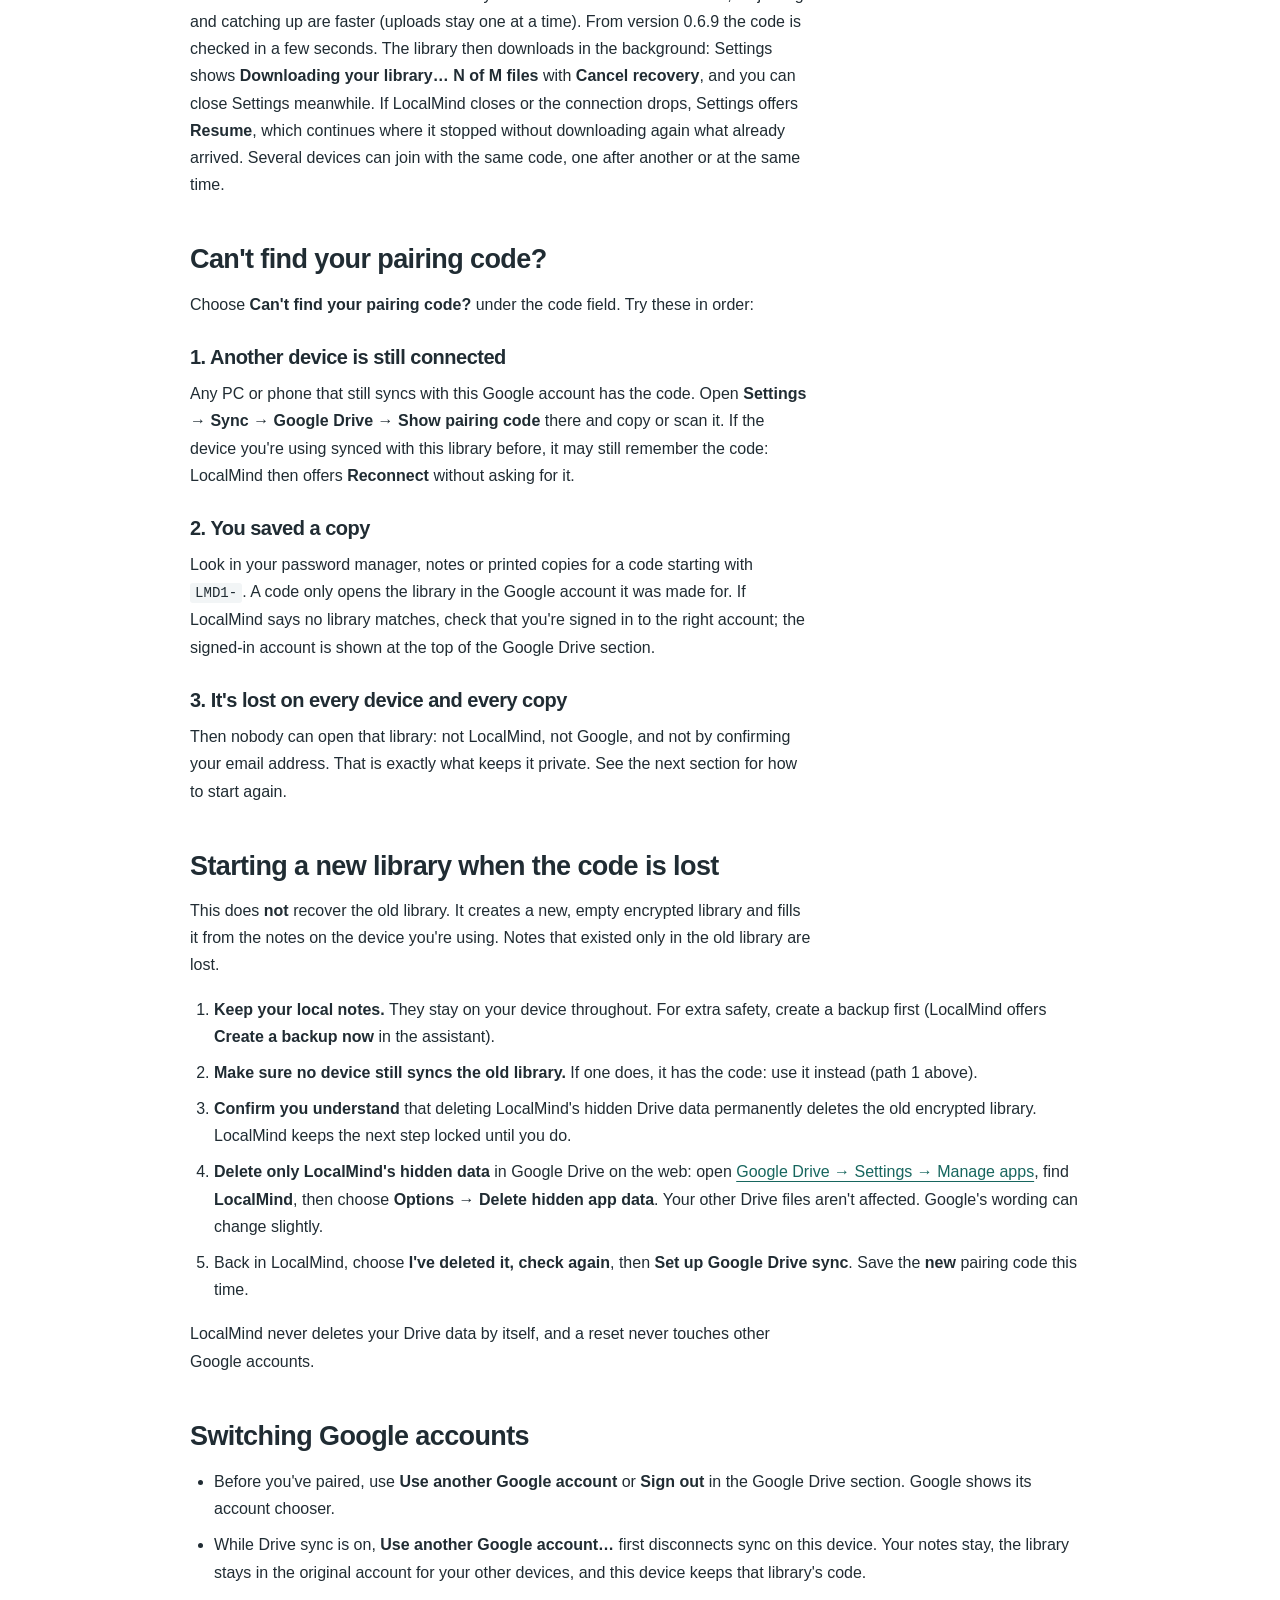
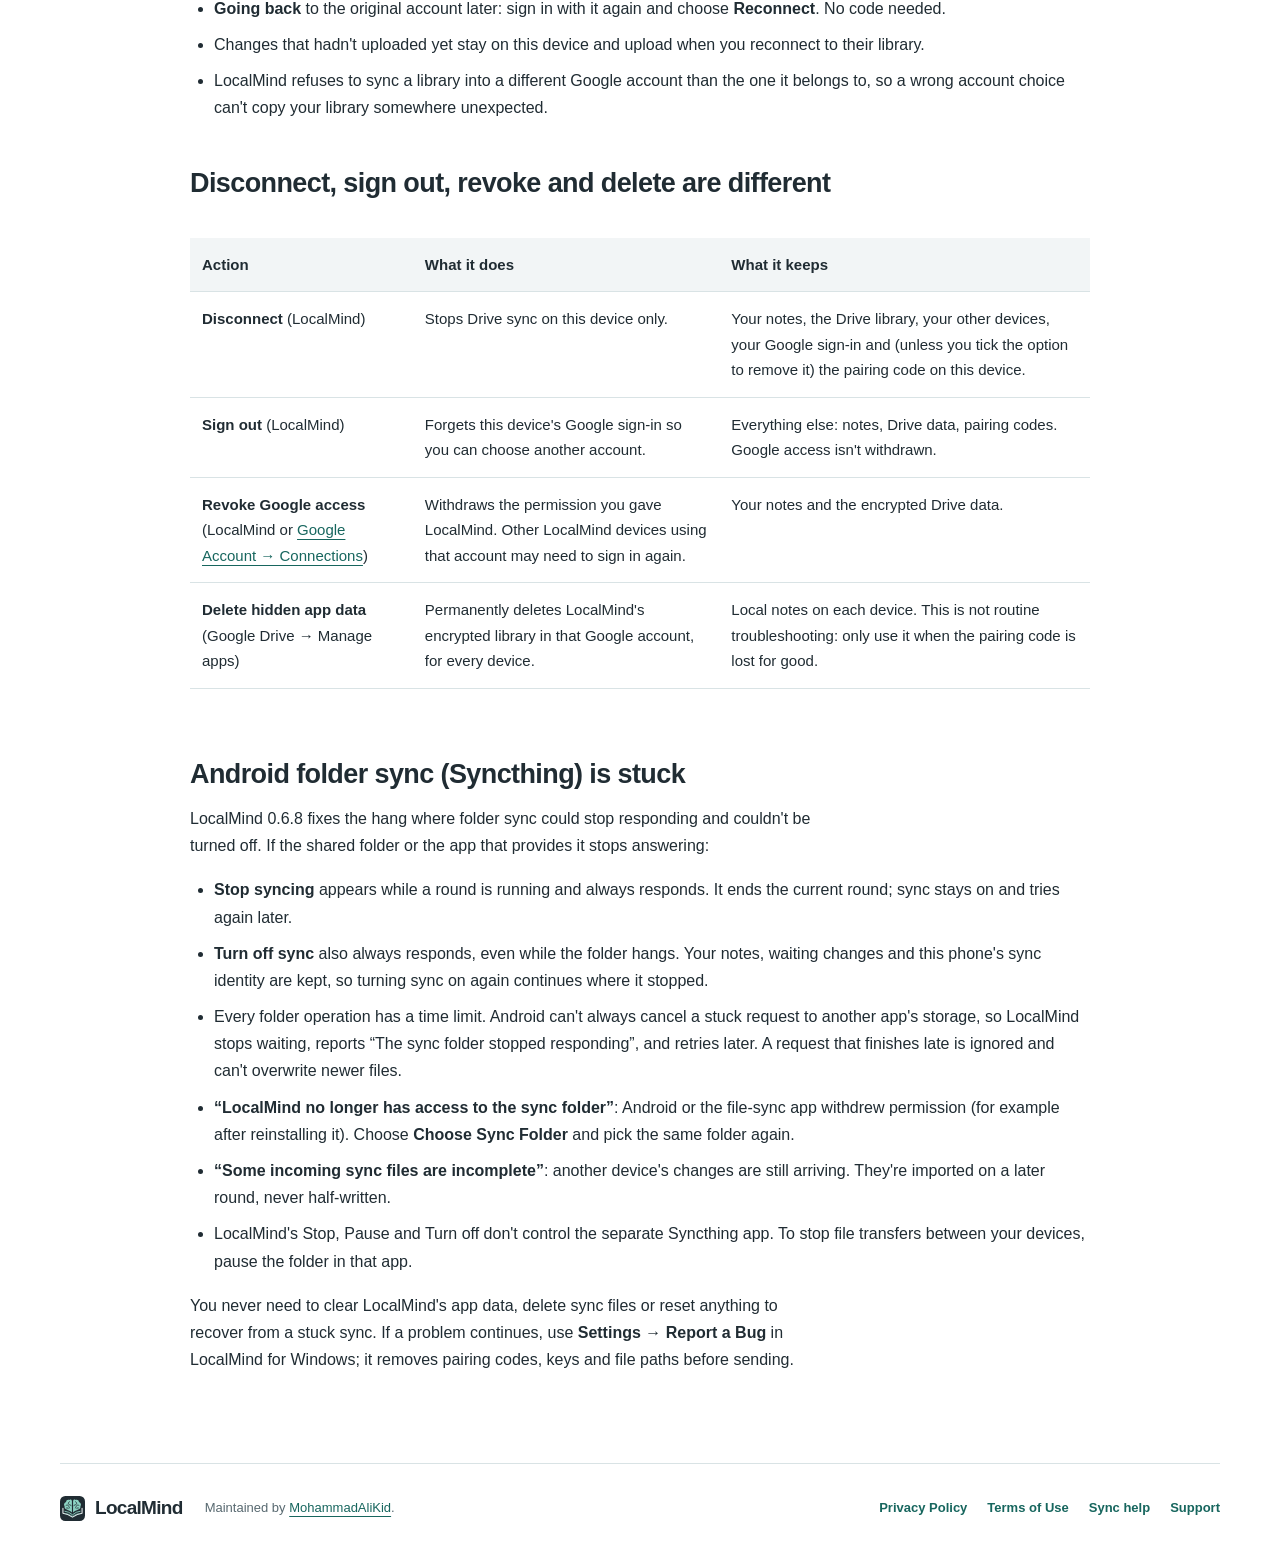
<file: docs/help/drive-sync.html>
<!doctype html><html lang="en"><head><meta charset="utf-8"><meta name="viewport" content="width=device-width,initial-scale=1"><title>Sync help — LocalMind</title><meta name="description" content="Pairing codes, lost codes, switching Google accounts and fixing stuck Android folder sync in LocalMind."><meta name="referrer" content="strict-origin-when-cross-origin"><link rel="canonical" href="https://mohammadalikid.github.io/LocalMind-releases/help/drive-sync.html"><link rel="icon" type="image/svg+xml" href="../assets/logo.svg"><link rel="stylesheet" href="../assets/site.css"></head><body>
<a class="skip" href="#main">Skip to content</a><header class="site-header wrap"><a class="brand" href="../" aria-label="LocalMind home"><img src="../assets/logo.svg" width="36" height="36" alt="">LocalMind</a><nav aria-label="Main navigation"><a href="../#features">Features</a><a href="../#downloads">Downloads</a><a href="../privacy/">Privacy</a></nav></header>
<main id="main" class="document wrap"><p class="updated">For LocalMind 0.6.8 · Windows and Android</p><h1>Sync help and troubleshooting</h1><p class="lede">How Google Drive pairing codes work, what to do when you can't find yours, how to switch Google accounts, and how to get unstuck when Android folder sync stops responding.</p>
<p class="callout"><strong>Never share your pairing code.</strong> Nobody from LocalMind will ever ask for it. Don't put it in a bug report, screenshot, email or support issue. LocalMind removes pairing codes from bug reports automatically, but keep it out of them anyway.</p>
<nav class="toc" aria-label="Contents"><a href="#pairing-code">The pairing code</a><a href="#add-device">Add a device</a><a href="#cant-find">Can't find your code?</a><a href="#lost">Lost everywhere</a><a href="#switch">Switch accounts</a><a href="#four-actions">Disconnect, sign out, revoke, delete</a><a href="#folder-sync">Android folder sync stuck</a></nav>

<h2 id="pairing-code">The pairing code is your library's key</h2>
<p>When you set up Google Drive sync, LocalMind creates a <strong>pairing code</strong> that starts with <code>LMD1-</code>. It holds the key that encrypts everything LocalMind stores in Drive. Google only ever receives encrypted files in a hidden LocalMind folder; it never sees the code.</p>
<ul><li><strong>Save it somewhere safe</strong>, such as a password manager or a printed copy kept at home. LocalMind asks you to confirm this when you set up.</li><li><strong>Google sign-in can't recover it.</strong> Signing in proves who you are to Google. It doesn't give anyone the key, and LocalMind keeps no copy on any server.</li><li>Every device that syncs keeps the code in its own protected storage (Windows DPAPI or Android Keystore), so a connected device can always show it again.</li></ul>

<h2 id="add-device">Add another device</h2>
<ol><li>On a device that already syncs, open <strong>Settings → Sync → Google Drive → Show pairing code</strong>.</li><li>On the new device, sign in to the <strong>same Google account</strong>. LocalMind sees the existing library and asks for its code.</li><li>Type the code or scan its QR code, then choose <strong>Join library</strong>. Notes already on the new device are kept and added to the library.</li></ol>
<p>If this device previously synced with a <em>different</em> library, LocalMind asks before adding its notes to this one. Two libraries are never merged without your confirmation.</p><p>From version 0.6.13, <strong>Sync health</strong> (Settings → Sync) shows whether each of your other devices has confirmed that it applied this device's changes, which devices are offline, and any problem that needs you; a device is never shown as up to date before it confirms. From version 0.6.12 on Windows, this also works when a PC is re-connected to the same library with a new code: LocalMind sets aside its old copies of the rejoined device's files (kept 30 days) once the files prove that device started its change log again. From version 0.6.11 a device that rejoined the library (for example after it was set up again) is recognised, and changes it made reach your other devices; nothing needs to be reset. From version 0.6.10 the library downloads several files at a time, so joining and catching up are faster (uploads stay one at a time). From version 0.6.9 the code is checked in a few seconds. The library then downloads in the background: Settings shows <strong>Downloading your library… N of M files</strong> with <strong>Cancel recovery</strong>, and you can close Settings meanwhile. If LocalMind closes or the connection drops, Settings offers <strong>Resume</strong>, which continues where it stopped without downloading again what already arrived. Several devices can join with the same code, one after another or at the same time.</p>

<h2 id="cant-find">Can't find your pairing code?</h2>
<p>Choose <strong>Can't find your pairing code?</strong> under the code field. Try these in order:</p>
<h3>1. Another device is still connected</h3><p>Any PC or phone that still syncs with this Google account has the code. Open <strong>Settings → Sync → Google Drive → Show pairing code</strong> there and copy or scan it. If the device you're using synced with this library before, it may still remember the code: LocalMind then offers <strong>Reconnect</strong> without asking for it.</p>
<h3>2. You saved a copy</h3><p>Look in your password manager, notes or printed copies for a code starting with <code>LMD1-</code>. A code only opens the library in the Google account it was made for. If LocalMind says no library matches, check that you're signed in to the right account; the signed-in account is shown at the top of the Google Drive section.</p>
<h3>3. It's lost on every device and every copy</h3><p>Then nobody can open that library: not LocalMind, not Google, and not by confirming your email address. That is exactly what keeps it private. See the next section for how to start again.</p>

<h2 id="lost">Starting a new library when the code is lost</h2>
<p>This does <strong>not</strong> recover the old library. It creates a new, empty encrypted library and fills it from the notes on the device you're using. Notes that existed only in the old library are lost.</p>
<ol><li><strong>Keep your local notes.</strong> They stay on your device throughout. For extra safety, create a backup first (LocalMind offers <strong>Create a backup now</strong> in the assistant).</li><li><strong>Make sure no device still syncs the old library.</strong> If one does, it has the code: use it instead (path 1 above).</li><li><strong>Confirm you understand</strong> that deleting LocalMind's hidden Drive data permanently deletes the old encrypted library. LocalMind keeps the next step locked until you do.</li><li><strong>Delete only LocalMind's hidden data</strong> in Google Drive on the web: open <a href="https://drive.google.com/drive/settings">Google Drive → Settings → Manage apps</a>, find <strong>LocalMind</strong>, then choose <strong>Options → Delete hidden app data</strong>. Your other Drive files aren't affected. Google's wording can change slightly.</li><li>Back in LocalMind, choose <strong>I've deleted it, check again</strong>, then <strong>Set up Google Drive sync</strong>. Save the <strong>new</strong> pairing code this time.</li></ol>
<p>LocalMind never deletes your Drive data by itself, and a reset never touches other Google accounts.</p>

<h2 id="switch">Switching Google accounts</h2>
<ul><li>Before you've paired, use <strong>Use another Google account</strong> or <strong>Sign out</strong> in the Google Drive section. Google shows its account chooser.</li><li>While Drive sync is on, <strong>Use another Google account…</strong> first disconnects sync on this device. Your notes stay, the library stays in the original account for your other devices, and this device keeps that library's code.</li><li><strong>Going back</strong> to the original account later: sign in with it again and choose <strong>Reconnect</strong>. No code needed.</li><li>Changes that hadn't uploaded yet stay on this device and upload when you reconnect to their library.</li><li>LocalMind refuses to sync a library into a different Google account than the one it belongs to, so a wrong account choice can't copy your library somewhere unexpected.</li></ul>

<h2 id="four-actions">Disconnect, sign out, revoke and delete are different</h2>
<div class="table-scroll"><table><thead><tr><th scope="col">Action</th><th scope="col">What it does</th><th scope="col">What it keeps</th></tr></thead><tbody>
<tr><td><strong>Disconnect</strong> (LocalMind)</td><td>Stops Drive sync on this device only.</td><td>Your notes, the Drive library, your other devices, your Google sign-in and (unless you tick the option to remove it) the pairing code on this device.</td></tr>
<tr><td><strong>Sign out</strong> (LocalMind)</td><td>Forgets this device's Google sign-in so you can choose another account.</td><td>Everything else: notes, Drive data, pairing codes. Google access isn't withdrawn.</td></tr>
<tr><td><strong>Revoke Google access</strong> (LocalMind or <a href="https://myaccount.google.com/connections">Google Account → Connections</a>)</td><td>Withdraws the permission you gave LocalMind. Other LocalMind devices using that account may need to sign in again.</td><td>Your notes and the encrypted Drive data.</td></tr>
<tr><td><strong>Delete hidden app data</strong> (Google Drive → Manage apps)</td><td>Permanently deletes LocalMind's encrypted library in that Google account, for every device.</td><td>Local notes on each device. This is not routine troubleshooting: only use it when the pairing code is lost for good.</td></tr>
</tbody></table></div>

<h2 id="folder-sync">Android folder sync (Syncthing) is stuck</h2>
<p>LocalMind 0.6.8 fixes the hang where folder sync could stop responding and couldn't be turned off. If the shared folder or the app that provides it stops answering:</p>
<ul><li><strong>Stop syncing</strong> appears while a round is running and always responds. It ends the current round; sync stays on and tries again later.</li><li><strong>Turn off sync</strong> also always responds, even while the folder hangs. Your notes, waiting changes and this phone's sync identity are kept, so turning sync on again continues where it stopped.</li><li>Every folder operation has a time limit. Android can't always cancel a stuck request to another app's storage, so LocalMind stops waiting, reports “The sync folder stopped responding”, and retries later. A request that finishes late is ignored and can't overwrite newer files.</li><li><strong>“LocalMind no longer has access to the sync folder”</strong>: Android or the file-sync app withdrew permission (for example after reinstalling it). Choose <strong>Choose Sync Folder</strong> and pick the same folder again.</li><li><strong>“Some incoming sync files are incomplete”</strong>: another device's changes are still arriving. They're imported on a later round, never half-written.</li><li>LocalMind's Stop, Pause and Turn off don't control the separate Syncthing app. To stop file transfers between your devices, pause the folder in that app.</li></ul>
<p>You never need to clear LocalMind's app data, delete sync files or reset anything to recover from a stuck sync. If a problem continues, use <strong>Settings → Report a Bug</strong> in LocalMind for Windows; it removes pairing codes, keys and file paths before sending.</p>
</main><footer class="site-footer wrap"><a class="brand" href="../"><img src="../assets/logo.svg" width="25" height="25" alt="">LocalMind</a><p>Maintained by <a href="https://github.com/MohammadAliKid">MohammadAliKid</a>.</p><nav aria-label="Footer"><a href="../privacy/">Privacy Policy</a><a href="../terms/">Terms of Use</a><a href="./drive-sync.html">Sync help</a><a href="https://github.com/MohammadAliKid/LocalMind-releases/issues">Support</a></nav></footer></body></html>
</file>
<file: docs/assets/site.css>
:root{--paper:#f2f6fa;--white:#fff;--ink:#16313d;--muted:#516874;--blue:#245a73;--line:#d4e0e8;--green:#426853;--amber:#805023;--radius:14px;font-family:"Segoe UI Variable Text","Segoe UI",Aptos,Arial,sans-serif;color:var(--ink);background:var(--white);font-synthesis:none;scroll-behavior:smooth}*{box-sizing:border-box}body{margin:0;font-size:17px;line-height:1.7}img{display:block;max-width:100%;height:auto}a{color:var(--blue);text-underline-offset:4px}a:hover{text-decoration-thickness:2px}a:focus-visible,summary:focus-visible{outline:3px solid #aa6227;outline-offset:5px;border-radius:3px}.wrap{width:min(1160px,calc(100% - 64px));margin-inline:auto}.skip{position:fixed;top:-100px;left:15px;background:white;padding:12px;z-index:10}.skip:focus{top:12px}.site-header{display:flex;align-items:center;justify-content:space-between;gap:24px;padding-block:26px}.brand{display:inline-flex;align-items:center;gap:10px;font-size:24px;font-weight:700;letter-spacing:-.7px;text-decoration:none;color:var(--ink)}nav{display:flex;align-items:center;gap:28px}nav a{text-decoration:none;font-weight:550;font-size:15px}h1,h2,h3,p,figure{margin:0}h1,h2,h3{text-wrap:balance;line-height:1.12}h1{font-family:"Segoe UI Variable Display","Aptos Display","Segoe UI",sans-serif;font-size:clamp(50px,5.5vw,76px);letter-spacing:-3.5px;font-weight:650}h2{font-size:clamp(30px,3.3vw,44px);font-weight:650;letter-spacing:-1.4px}h3{font-size:23px;letter-spacing:-.5px;font-weight:650}p+p{margin-top:18px}p{max-width:70ch}.intro{font-size:23px;line-height:1.55;color:var(--ink)}.quiet{font-size:14px;color:var(--muted)}.hero{display:grid;grid-template-columns:.8fr 1.2fr;align-items:center;gap:48px;padding-block:64px 100px}.hero-copy>p{margin-top:26px}.hero-copy .quiet{margin-top:20px}.hero-copy>p:not(.intro):not(.quiet){color:var(--muted)}.actions{display:flex;align-items:center;flex-wrap:wrap;gap:20px;margin-top:30px}.button{display:inline-flex;align-items:center;justify-content:center;min-height:49px;padding:12px 20px;background:var(--blue);border:1px solid var(--blue);color:white;border-radius:8px;font-weight:600;text-decoration:none;font-size:15px;line-height:1.5}.button:hover{background:#19455b;text-decoration:none}.secondary{color:var(--blue);background:white}.secondary:hover{background:var(--paper)}.text-link{font-weight:600;font-size:15px}.app-preview{padding:14px;background:var(--paper);border:1px solid var(--line);border-radius:var(--radius);transform:rotate(-1.3deg);box-shadow:0 24px 60px #16313d12}.app-preview img{border-radius:6px;border:1px solid var(--line);width:100%}figcaption{font-size:12px;line-height:1.6;color:var(--muted);margin-top:12px}.features{border-top:1px solid var(--line);padding-block:72px}.section-heading{display:flex;justify-content:space-between;gap:40px;align-items:start;margin-bottom:44px}.section-heading h2{max-width:16ch}.section-heading>p{max-width:40ch;color:var(--muted)}.feature-columns{display:grid;grid-template-columns:repeat(3,1fr);gap:46px}.feature-columns article{border-top:3px solid var(--line);padding-top:20px}.feature-mark{display:block;color:var(--blue);font-size:29px;margin-bottom:14px}.feature-columns p{margin-top:16px;color:var(--muted);font-size:16px}.phone-section{display:grid;grid-template-columns:.55fr 1fr;gap:110px;align-items:center;padding-block:45px 95px}.phone-image{max-width:260px;margin:auto;max-height:500px;overflow:hidden;border:7px solid var(--ink);border-bottom-width:12px;border-radius:33px;box-shadow:18px 20px 0 var(--paper)}.phone-section h2{margin-bottom:24px}.phone-section .intro{margin-bottom:20px}.plain-list{padding-left:20px;margin-block:24px;color:var(--muted)}.plain-list li{padding-left:4px;margin-block:8px}.drive-section{background:var(--paper);padding-block:72px}.drive-layout{display:grid;grid-template-columns:1fr .55fr;gap:100px;align-items:center}.status-tag{display:inline-block;font-size:13px;font-weight:650;color:var(--blue);border:1px solid #b4c9d6;padding:5px 10px;border-radius:5px;margin-bottom:24px}.drive-layout h2{margin-bottom:24px}.drive-layout p{color:var(--muted)}.drive-layout .text-link{display:inline-block;margin-top:24px}.drive-preview{max-width:265px;max-height:565px;overflow:hidden;border:1px solid var(--line);background:#fff;border-radius:var(--radius);padding:10px}.drive-preview img{border-radius:7px;max-height:490px;object-fit:cover;object-position:top}.drive-preview figcaption{padding-inline:4px}.downloads{padding-block:85px}.download-grid{display:grid;grid-template-columns:repeat(3,1fr);gap:35px}.download-platform{border-top:1px solid var(--line);padding-top:24px}.download-platform .version{font-size:14px;font-weight:650;color:var(--muted);margin-top:6px}.download-platform>p:not(.version){margin-top:18px}.download-platform .button{margin-top:22px;width:100%}.download-platform .quiet{margin-top:18px;font-size:13px}.download-platform.mac .notice{font-size:14px;color:var(--amber);padding-left:14px;border-left:3px solid #bf8e55}.download-platform.mac>p{font-size:15px}.download-platform.mac>a{font-size:14px}.download-footnote{margin-top:38px;font-size:14px;display:flex;flex-wrap:wrap;gap:14px}.download-footnote span{color:#a6bbc8}.closing{padding-block:45px 80px;border-top:1px solid var(--line);display:grid;grid-template-columns:1fr 1fr;gap:20px 70px}.closing p{color:var(--muted)}.closing .text-link{grid-column:2}.site-footer{display:flex;flex-wrap:wrap;align-items:center;gap:22px;padding-block:28px;border-top:1px solid var(--line)}.site-footer .brand{font-size:19px}.site-footer p{font-size:13px;color:var(--muted)}.site-footer nav{margin-left:auto;gap:20px}.site-footer nav a{font-size:13px}.document{max-width:900px;padding-block:55px 90px}.document h1{font-size:clamp(40px,6vw,60px);margin-bottom:20px}.document .lede{font-size:21px;line-height:1.6;color:var(--muted);margin-bottom:28px}.document .updated{font-size:14px;color:var(--muted);margin-bottom:12px}.document h2{font-size:27px;letter-spacing:-.6px;margin:46px 0 16px}.document h3{font-size:20px;margin:28px 0 12px}.document p,.document li{font-size:16px}.document ul,.document ol{padding-left:24px}.document li{margin-block:9px}.document strong{font-weight:650}.document code{background:var(--paper);padding:2px 5px;border-radius:3px;font-size:.88em;overflow-wrap:anywhere}.document .toc{border-block:1px solid var(--line);padding:22px 0;margin:28px 0;display:flex;flex-wrap:wrap;gap:8px 23px;font-size:14px}.document .callout{padding:20px 24px;background:var(--paper);border-left:3px solid var(--blue);font-size:16px}.document table{width:100%;border-collapse:collapse;font-size:15px;margin-block:24px}.document th,.document td{padding:14px 12px;text-align:left;vertical-align:top;border-bottom:1px solid var(--line)}.document th{background:var(--paper);font-weight:600}.document .table-scroll{overflow-x:auto}.document .policy-list{list-style:none;padding:0}.document .policy-list li{padding-block:14px;border-bottom:1px solid var(--line)}.document .policy-list a{font-weight:600}
@media(max-width:980px){.hero{gap:28px}.hero .actions{align-items:start;flex-direction:column}.hero h1{letter-spacing:-2px}.phone-section{gap:60px}.drive-layout{gap:50px}.download-grid{gap:24px}.button{padding-inline:14px}.site-footer nav{margin-left:0}.section-heading{gap:30px}.hero .app-preview{padding:8px;transform:none}.feature-columns{gap:25px}}
@media(max-width:700px){.wrap{width:calc(100% - 36px)}.site-header{padding-block:20px;gap:16px;flex-wrap:wrap}.brand{font-size:23px}nav{gap:18px}.site-header nav{width:100%;justify-content:space-between;border-top:1px solid var(--line);padding-top:12px}.hero{grid-template-columns:1fr;padding-block:36px 60px;gap:40px}.hero h1{font-size:58px;letter-spacing:-2.7px}.hero .actions{flex-direction:row;align-items:center;gap:20px}.hero-copy>p{max-width:50ch;margin-top:22px}.intro{font-size:21px}.hero .app-preview{padding:10px}.section-heading{display:block;margin-bottom:32px}.section-heading>p{margin-top:20px;max-width:100%}.features{padding-block:50px}.feature-columns{grid-template-columns:1fr;gap:30px}.feature-mark{display:none}.feature-columns article{padding-top:20px;border-top-width:1px}.feature-columns p{margin-top:12px}.phone-section{grid-template-columns:1fr;padding-block:20px 60px;gap:40px}.phone-image{max-width:210px;max-height:390px;order:2}.drive-section{padding-block:50px}.drive-layout{grid-template-columns:1fr;gap:32px}.drive-preview{margin:auto;max-width:245px}.download-grid{grid-template-columns:1fr;gap:35px}.downloads{padding-block:55px}.download-platform .button{width:auto;min-width:240px}.closing{grid-template-columns:1fr;gap:20px;padding-block:35px 50px}.closing .text-link{grid-column:1}.site-footer{gap:16px}.site-footer nav{width:100%;justify-content:space-between;gap:14px}.site-footer p{margin-left:auto;font-size:12px}.document{padding-top:35px}.document h1{font-size:43px;letter-spacing:-1.6px}.document h2{font-size:25px}.document .callout{padding:16px}.document th,.document td{padding:10px;min-width:120px}.document .toc{gap:10px 20px}body{font-size:16px}}
@media(prefers-reduced-motion:reduce){:root{scroll-behavior:auto}}

/* Approved Open volume identity; current site structure/privacy pages retained. */
:root{color-scheme:light dark;--paper:#f2f5f6;--white:#fff;--ink:#202c33;--muted:#586970;--blue:#17665e;--line:#d9e3e5;--green:#17665e}
.hero-logo{margin-bottom:24px;border-radius:22px}.app-preview{transform:none}.button:hover{background:#12554f}.secondary:hover{background:var(--paper)}a:focus-visible,summary:focus-visible{outline-color:#675293}.brand-note{padding-block:10px 64px}.brand-note h2{font-size:30px;margin-bottom:20px}.brand-note p{color:var(--muted)}.download-platform .notice{color:inherit}
@media(prefers-color-scheme:dark){:root{--paper:#222d33;--white:#1c2429;--ink:#e8eff0;--muted:#b8c8ce;--blue:#8dd4c4;--line:#42545e;--green:#8dd4c4}.button{background:#17665e;border-color:#8dd4c4;color:#fff}.button:hover{background:#12554f}.secondary{background:var(--white);color:#8dd4c4}.skip{background:#222d33}.status-tag{border-color:#586970}.feature-columns article{border-color:#42545e}.app-preview{box-shadow:none}}
@media(max-width:700px){.hero-logo{width:80px;height:80px}.site-header nav{flex-wrap:wrap}.brand-note{padding-bottom:40px}}
@media(prefers-color-scheme:dark){.download-platform.mac .notice{color:#e8c48a;border-left-color:#e8c48a}}
</file>
